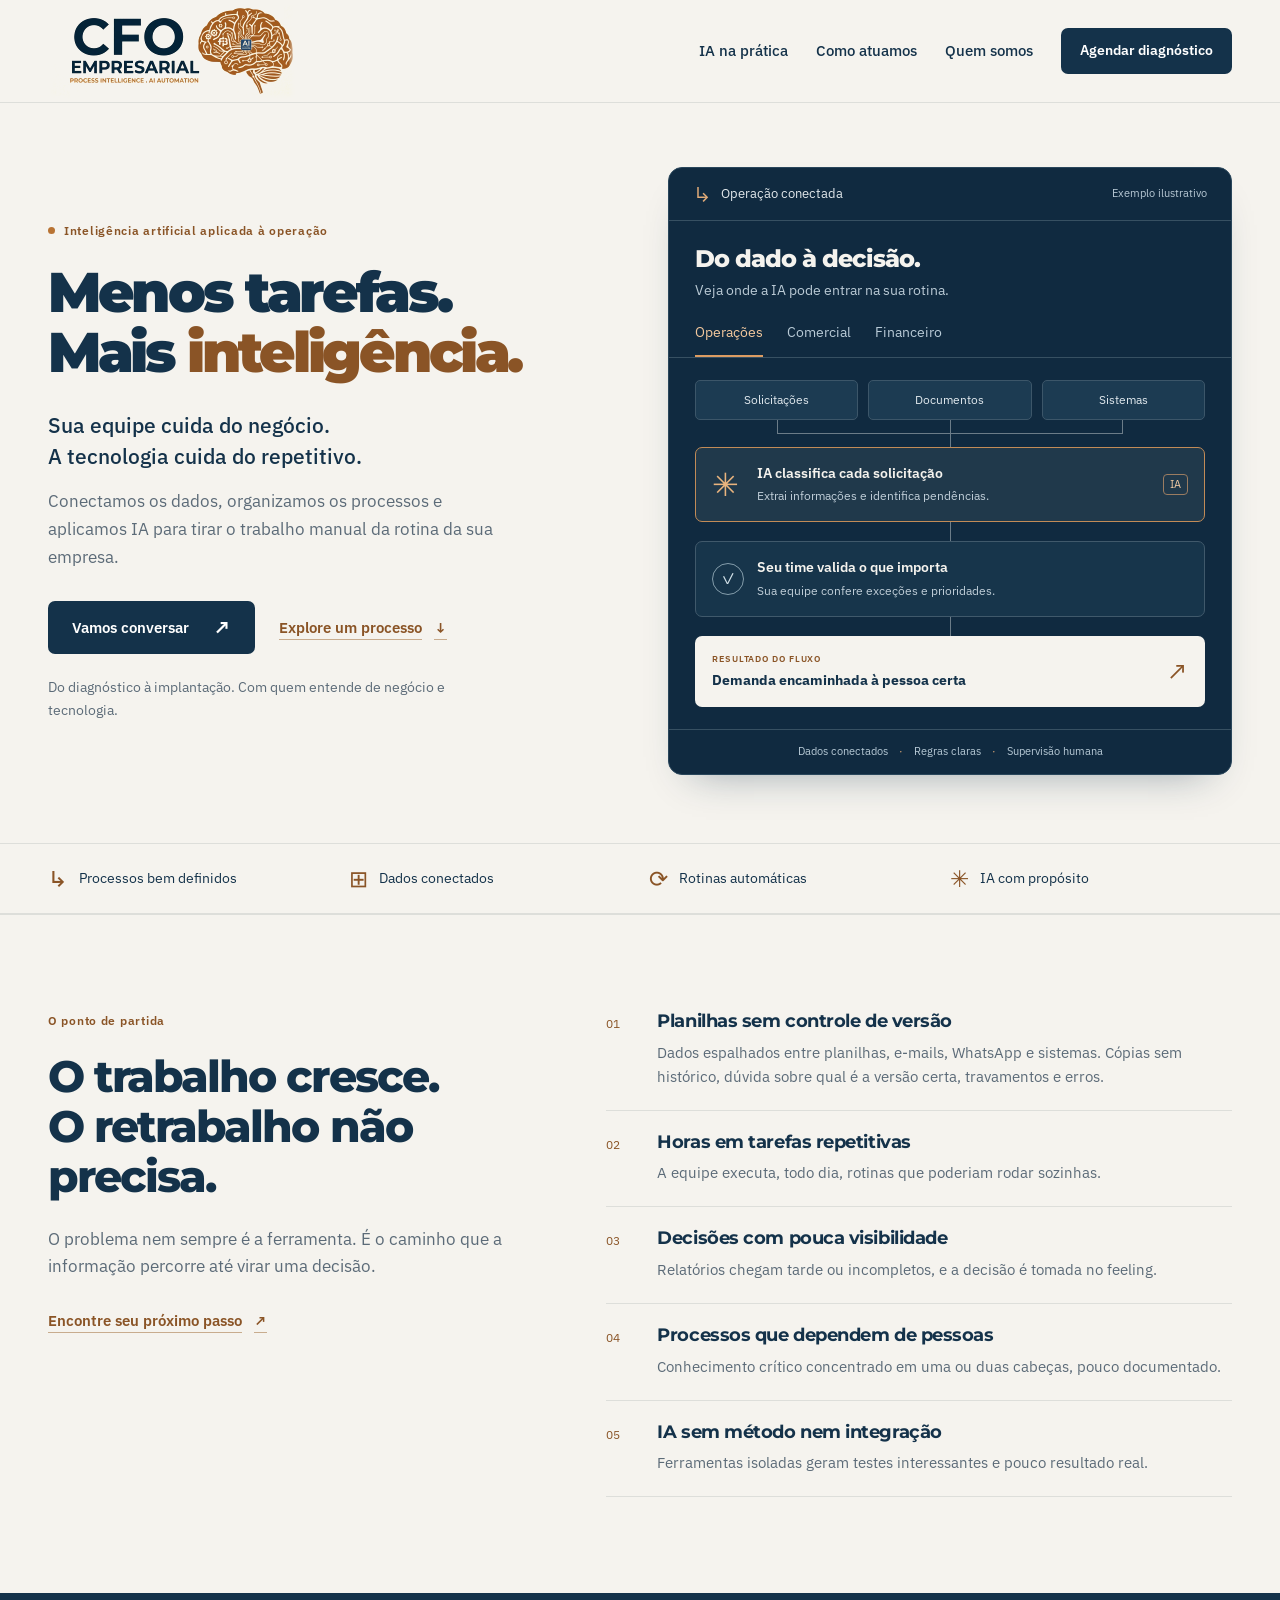
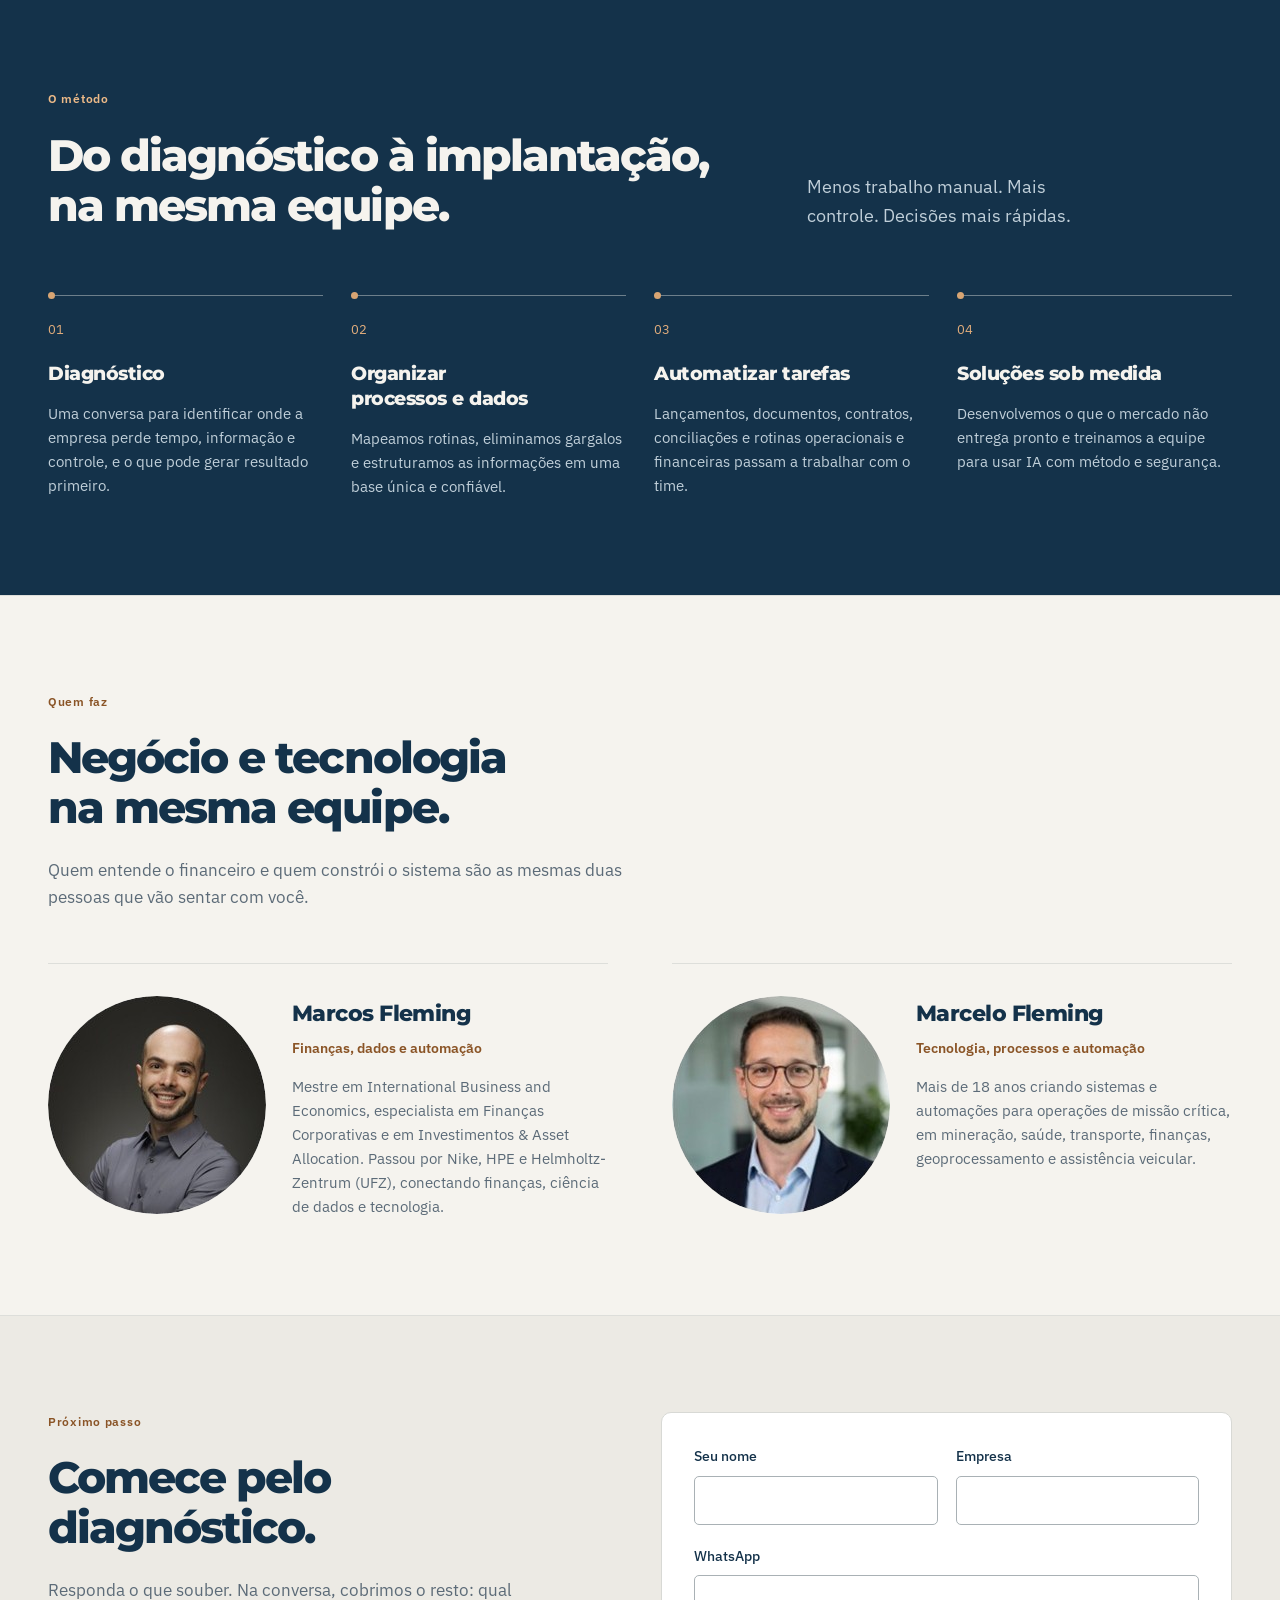
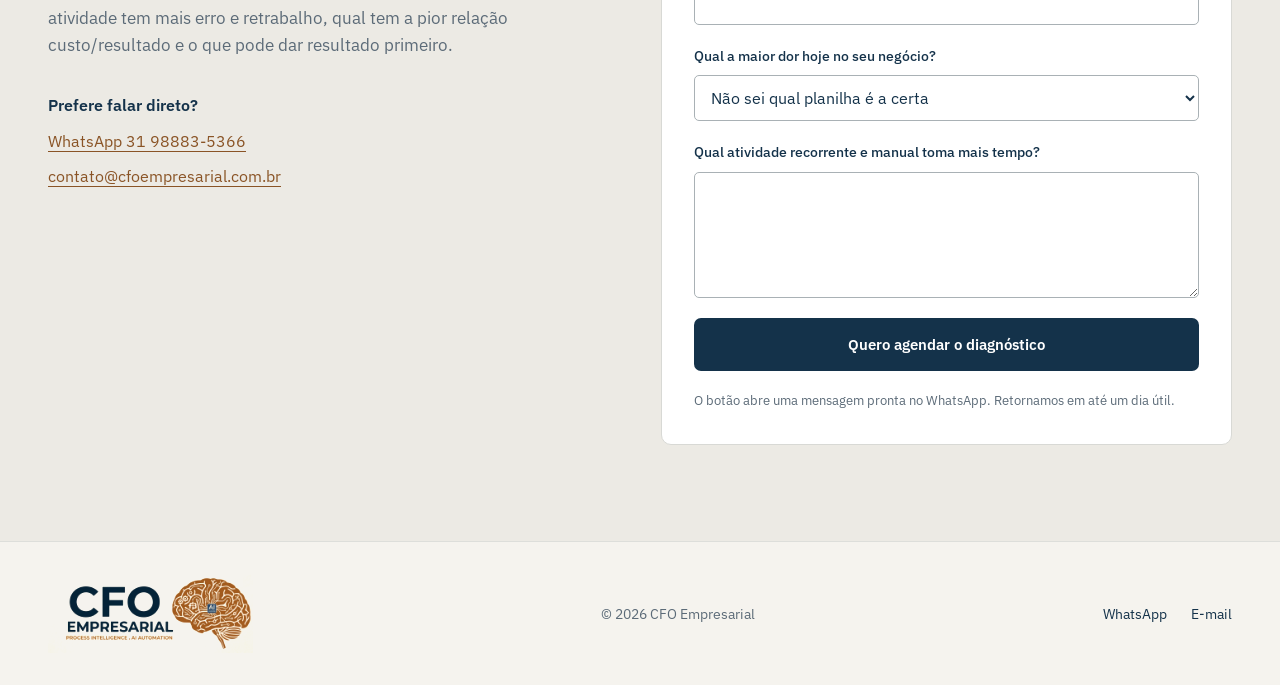
<file: index.html>
<!doctype html>
<html lang="pt-BR">
<head>
  <meta charset="utf-8">
  <meta name="viewport" content="width=device-width, initial-scale=1">
  <meta name="description" content="A CFO Empresarial organiza processos, conecta dados e automatiza rotinas para pequenas e médias empresas.">
  <meta name="theme-color" content="#14324A">
  <meta property="og:title" content="CFO Empresarial | Processos, dados e automação">
  <meta property="og:description" content="Uma base única, rotinas automáticas e decisões com dados.">
  <meta property="og:type" content="website">
  <meta property="og:url" content="https://cfoempresarial.com.br/">
  <meta property="og:site_name" content="CFO Empresarial">
  <meta property="og:locale" content="pt_BR">
  <meta property="og:image" content="https://cfoempresarial.com.br/assets/og-image.png">
  <meta property="og:image:width" content="1200">
  <meta property="og:image:height" content="630">
  <meta name="twitter:card" content="summary_large_image">
  <title>CFO Empresarial | Processos, dados e automação</title>
  <link rel="canonical" href="https://cfoempresarial.com.br/">
  <link rel="icon" href="./assets/favicon.svg" type="image/svg+xml">
  <link rel="preconnect" href="https://fonts.googleapis.com">
  <link rel="preconnect" href="https://fonts.gstatic.com" crossorigin>
  <link href="https://fonts.googleapis.com/css2?family=Montserrat:wght@600;700;800;900&family=IBM+Plex+Sans:wght@400;500;600;700&display=swap" rel="stylesheet">
  <link rel="stylesheet" href="./design.css?v=20260918">
  <script type="application/ld+json">
  {
    "@context": "https://schema.org",
    "@graph": [
      {
        "@type": "ProfessionalService",
        "@id": "https://cfoempresarial.com.br/#empresa",
        "name": "CFO Empresarial",
        "url": "https://cfoempresarial.com.br/",
        "description": "A CFO Empresarial organiza processos, conecta dados e automatiza rotinas para pequenas e médias empresas.",
        "logo": "https://cfoempresarial.com.br/assets/logo_gemini.jpeg",
        "image": "https://cfoempresarial.com.br/assets/og-image.png",
        "email": "contato@cfoempresarial.com.br",
        "telephone": "+55 31 98883-5366",
        "address": {
          "@type": "PostalAddress",
          "addressLocality": "Belo Horizonte",
          "addressRegion": "MG",
          "addressCountry": "BR"
        },
        "areaServed": "BR",
        "founder": [
          { "@type": "Person", "name": "Marcos Fleming", "image": "https://cfoempresarial.com.br/assets/marcos.jpg" },
          { "@type": "Person", "name": "Marcelo Fleming", "image": "https://cfoempresarial.com.br/assets/marcelo.jpg" }
        ]
      },
      {
        "@type": "WebSite",
        "@id": "https://cfoempresarial.com.br/#site",
        "url": "https://cfoempresarial.com.br/",
        "name": "CFO Empresarial",
        "inLanguage": "pt-BR",
        "publisher": { "@id": "https://cfoempresarial.com.br/#empresa" }
      }
    ]
  }
  </script>
</head>
<body>
  <a class="skip-link" href="#conteudo">Pular para o conteúdo</a>
  <header class="site-header">
    <div class="container header-inner">
      <a class="brand" href="#topo" aria-label="CFO Empresarial, início">
        <img src="./assets/logo_gemini.jpeg?v=20260918" alt="CFO Empresarial" width="1652" height="640">
      </a>
      <button class="menu-toggle" type="button" aria-expanded="false" aria-controls="site-nav">
        <span class="sr-only">Abrir menu</span><span></span><span></span>
      </button>
      <nav id="site-nav" class="site-nav" aria-label="Navegação principal">
        <a href="#aplicacoes">IA na prática</a>
        <a href="#como">Como atuamos</a>
        <a href="#quem">Quem somos</a>
        <a class="button button-small" href="#diagnostico">Agendar diagnóstico</a>
      </nav>
    </div>
  </header>

  <main id="conteudo">
    <section id="topo" class="hero section-pad">
      <div class="container hero-grid">
        <div class="hero-copy reveal">
          <p class="eyebrow"><span class="signal" aria-hidden="true"></span> Inteligência artificial aplicada à operação</p>
          <h1>Menos tarefas.<br>Mais <span>inteligência.</span></h1>
          <p class="hero-lede">Sua equipe cuida do negócio.<br>A tecnologia cuida do repetitivo.</p>
          <p class="hero-text">Conectamos os dados, organizamos os processos e aplicamos IA para tirar o trabalho manual da rotina da sua empresa.</p>
          <div class="hero-actions">
            <a class="button" href="#diagnostico">Vamos conversar <span aria-hidden="true">↗</span></a>
            <a class="text-link" href="#aplicacoes">Explore um processo <span aria-hidden="true">↓</span></a>
          </div>
          <p class="microcopy">Do diagnóstico à implantação. Com quem entende de negócio e tecnologia.</p>
        </div>
        <section id="aplicacoes" class="workflow" aria-labelledby="workflow-title">
          <div class="workflow-top"><span class="workflow-symbol" aria-hidden="true">↳</span><span>Operação conectada</span><span class="demo-label">Exemplo ilustrativo</span></div>
          <div class="workflow-heading"><h2 id="workflow-title">Do dado à decisão.</h2><p>Veja onde a IA pode entrar na sua rotina.</p></div>
          <div class="workflow-tabs" role="tablist" aria-label="Exemplos de aplicação">
            <button type="button" role="tab" id="tab-operacoes" aria-selected="true" aria-controls="workflow-panel" data-scenario="operacoes">Operações</button>
            <button type="button" role="tab" id="tab-comercial" aria-selected="false" aria-controls="workflow-panel" tabindex="-1" data-scenario="comercial">Comercial</button>
            <button type="button" role="tab" id="tab-financeiro" aria-selected="false" aria-controls="workflow-panel" tabindex="-1" data-scenario="financeiro">Financeiro</button>
          </div>
          <div id="workflow-panel" role="tabpanel" aria-labelledby="tab-operacoes" tabindex="0">
            <div class="workflow-inputs"><span data-source="0">Solicitações</span><span data-source="1">Documentos</span><span data-source="2">Sistemas</span></div>
            <div class="flow-join" aria-hidden="true"><span></span><span></span><span></span></div>
            <div class="ai-stage"><span class="stage-icon" aria-hidden="true">✳</span><div><strong data-demo="action">IA classifica cada solicitação</strong><p data-demo="detail">Extrai informações e identifica pendências.</p></div><span class="stage-badge">IA</span></div>
            <div class="flow-line" aria-hidden="true"></div>
            <div class="review-stage"><span class="review-icon" aria-hidden="true">✓</span><div><strong>Seu time valida o que importa</strong><p data-demo="review">Sua equipe confere exceções e prioridades.</p></div></div>
            <div class="flow-line" aria-hidden="true"></div>
            <div class="result-stage"><div><span>RESULTADO DO FLUXO</span><strong data-demo="result">Demanda encaminhada à pessoa certa</strong></div><span aria-hidden="true">↗</span></div>
          </div>
          <p class="workflow-foot">Dados conectados <span>·</span> Regras claras <span>·</span> Supervisão humana</p>
        </section>
      </div>
    </section>

    <div class="principles" aria-label="Pilares da CFO Empresarial">
      <div class="container principles-grid">
        <span><b>↳</b> Processos bem definidos</span><span><b>⊞</b> Dados conectados</span><span><b>⟳</b> Rotinas automáticas</span><span><b>✳</b> IA com propósito</span>
      </div>
    </div>

    <section id="problema" class="section-pad section-rule">
      <div class="container problem-grid">
        <div class="section-intro reveal"><p class="eyebrow">O ponto de partida</p><h2>O trabalho cresce.<br>O retrabalho não precisa.</h2><p>O problema nem sempre é a ferramenta. É o caminho que a informação percorre até virar uma decisão.</p><a class="text-link" href="#diagnostico">Encontre seu próximo passo <span aria-hidden="true">↗</span></a></div>
        <div class="problem-list">
          <article class="problem-item reveal"><span>01</span><div><h3>Planilhas sem controle de versão</h3><p>Dados espalhados entre planilhas, e-mails, WhatsApp e sistemas. Cópias sem histórico, dúvida sobre qual é a versão certa, travamentos e erros.</p></div></article>
          <article class="problem-item reveal"><span>02</span><div><h3>Horas em tarefas repetitivas</h3><p>A equipe executa, todo dia, rotinas que poderiam rodar sozinhas.</p></div></article>
          <article class="problem-item reveal"><span>03</span><div><h3>Decisões com pouca visibilidade</h3><p>Relatórios chegam tarde ou incompletos, e a decisão é tomada no feeling.</p></div></article>
          <article class="problem-item reveal"><span>04</span><div><h3>Processos que dependem de pessoas</h3><p>Conhecimento crítico concentrado em uma ou duas cabeças, pouco documentado.</p></div></article>
          <article class="problem-item reveal"><span>05</span><div><h3>IA sem método nem integração</h3><p>Ferramentas isoladas geram testes interessantes e pouco resultado real.</p></div></article>
        </div>
      </div>
    </section>

    <section id="como" class="process-section section-pad">
      <div class="container">
        <div class="process-heading reveal"><div><p class="eyebrow eyebrow-light">O método</p><h2>Do diagnóstico à implantação, na mesma equipe.</h2></div><p>Menos trabalho manual. Mais controle. Decisões mais rápidas.</p></div>
        <div class="process-grid">
          <article class="process-card reveal"><span>01</span><h3>Diagnóstico</h3><p>Uma conversa para identificar onde a empresa perde tempo, informação e controle, e o que pode gerar resultado primeiro.</p></article>
          <article class="process-card reveal"><span>02</span><h3>Organizar processos e dados</h3><p>Mapeamos rotinas, eliminamos gargalos e estruturamos as informações em uma base única e confiável.</p></article>
          <article class="process-card reveal"><span>03</span><h3>Automatizar tarefas</h3><p>Lançamentos, documentos, contratos, conciliações e rotinas operacionais e financeiras passam a trabalhar com o time.</p></article>
          <article class="process-card reveal"><span>04</span><h3>Soluções sob medida</h3><p>Desenvolvemos o que o mercado não entrega pronto e treinamos a equipe para usar IA com método e segurança.</p></article>
        </div>
      </div>
    </section>

    <section id="quem" class="section-pad section-rule">
      <div class="container people-section">
        <div class="section-intro reveal"><p class="eyebrow">Quem faz</p><h2>Negócio e tecnologia na mesma equipe.</h2><p>Quem entende o financeiro e quem constrói o sistema são as mesmas duas pessoas que vão sentar com você.</p></div>
        <div class="people-grid">
          <article class="person-card reveal"><img src="./assets/marcos.jpg" alt="Marcos Fleming" width="218" height="218" loading="lazy"><div><h3>Marcos Fleming</h3><p class="person-role">Finanças, dados e automação</p><p>Mestre em International Business and Economics, especialista em Finanças Corporativas e em Investimentos &amp; Asset Allocation. Passou por Nike, HPE e Helmholtz-Zentrum (UFZ), conectando finanças, ciência de dados e tecnologia.</p></div></article>
          <article class="person-card reveal reveal-delay"><img src="./assets/marcelo.jpg" alt="Marcelo Fleming" width="218" height="218" loading="lazy"><div><h3>Marcelo Fleming</h3><p class="person-role">Tecnologia, processos e automação</p><p>Mais de 18 anos criando sistemas e automações para operações de missão crítica, em mineração, saúde, transporte, finanças, geoprocessamento e assistência veicular.</p></div></article>
        </div>
      </div>
    </section>

    <section id="diagnostico" class="diagnostic-section section-pad">
      <div class="container diagnostic-grid">
        <div class="diagnostic-copy reveal"><p class="eyebrow">Próximo passo</p><h2>Comece pelo diagnóstico.</h2><p>Responda o que souber. Na conversa, cobrimos o resto: qual atividade tem mais erro e retrabalho, qual tem a pior relação custo/resultado e o que pode dar resultado primeiro.</p><div class="direct-contact"><p>Prefere falar direto?</p><a href="https://wa.me/5531988835366">WhatsApp 31 98883-5366</a><a href="mailto:contato@cfoempresarial.com.br">contato@cfoempresarial.com.br</a></div></div>
        <noscript><p class="nojs-contact">Para agendar seu diagnóstico, <a class="text-link" href="https://wa.me/5531988835366">fale diretamente pelo WhatsApp ↗</a>.</p></noscript>
        <form id="diagnostic-form" class="diagnostic-form reveal" data-whatsapp="5531988835366" novalidate>
          <div class="form-row"><label>Seu nome<input name="nome" type="text" autocomplete="name" required></label><label>Empresa<input name="empresa" type="text" autocomplete="organization"></label></div>
          <label>WhatsApp<input name="whatsapp" type="tel" autocomplete="tel"></label>
          <label>Qual a maior dor hoje no seu negócio?<select name="dor"><option>Não sei qual planilha é a certa</option><option>Relatório chega tarde ou incompleto</option><option>Muita gente fazendo tarefa repetitiva</option><option>Tudo depende de uma ou duas pessoas</option><option>Testamos IA e não deu em nada</option><option>Outra</option></select></label>
          <label>Qual atividade recorrente e manual toma mais tempo?<textarea name="rotina" rows="4" required></textarea></label>
          <button class="button" type="submit">Quero agendar o diagnóstico</button>
          <p class="form-note">O botão abre uma mensagem pronta no WhatsApp. Retornamos em até um dia útil.</p><p class="form-status" role="status" aria-live="polite"></p>
        </form>
      </div>
    </section>
  </main>

  <footer class="site-footer"><div class="container footer-inner"><a class="footer-brand" href="#topo"><img src="./assets/logo_gemini.jpeg?v=20260918" alt="CFO Empresarial" width="420" height="180"></a><div><p>© 2026 CFO Empresarial</p></div><div class="footer-links"><a href="https://wa.me/5531988835366">WhatsApp</a><a href="mailto:contato@cfoempresarial.com.br">E-mail</a></div></div></footer>
  <script src="./script.js?v=20260918" defer></script>
</body>
</html>
</file>
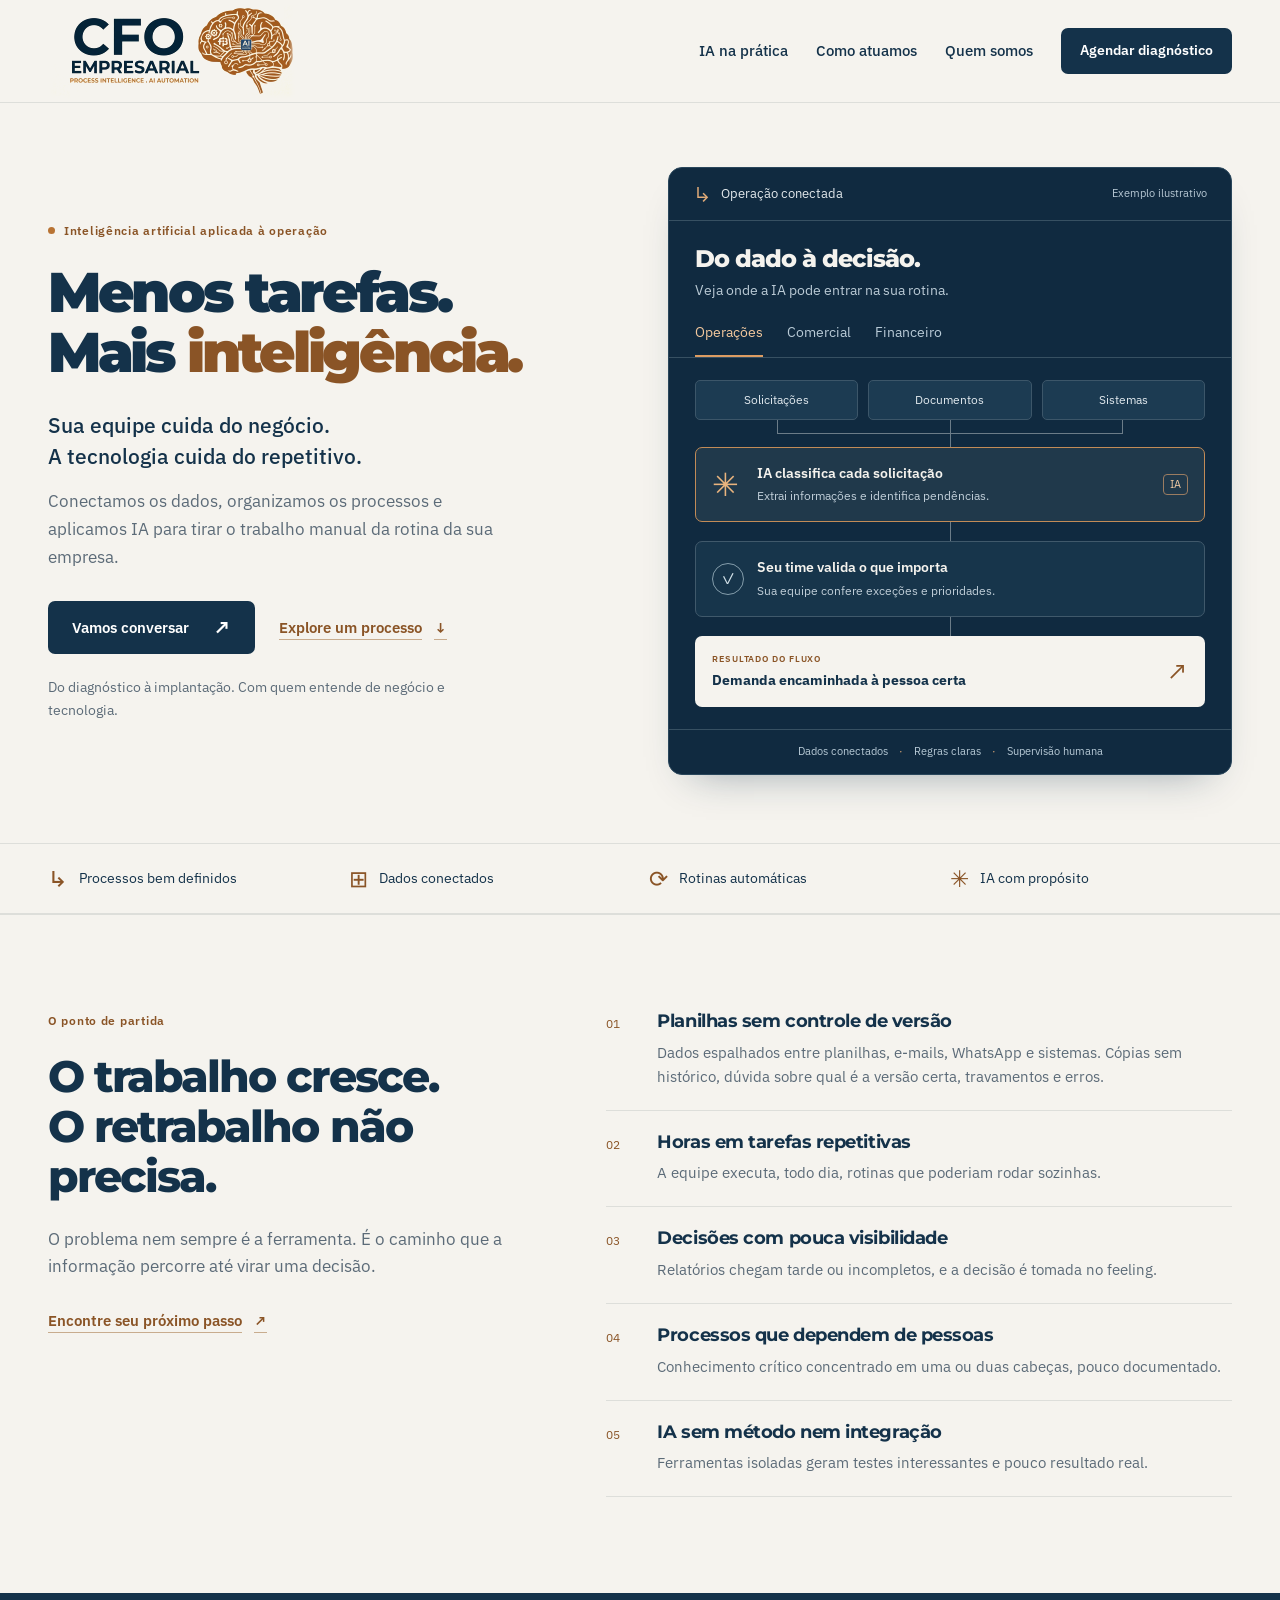
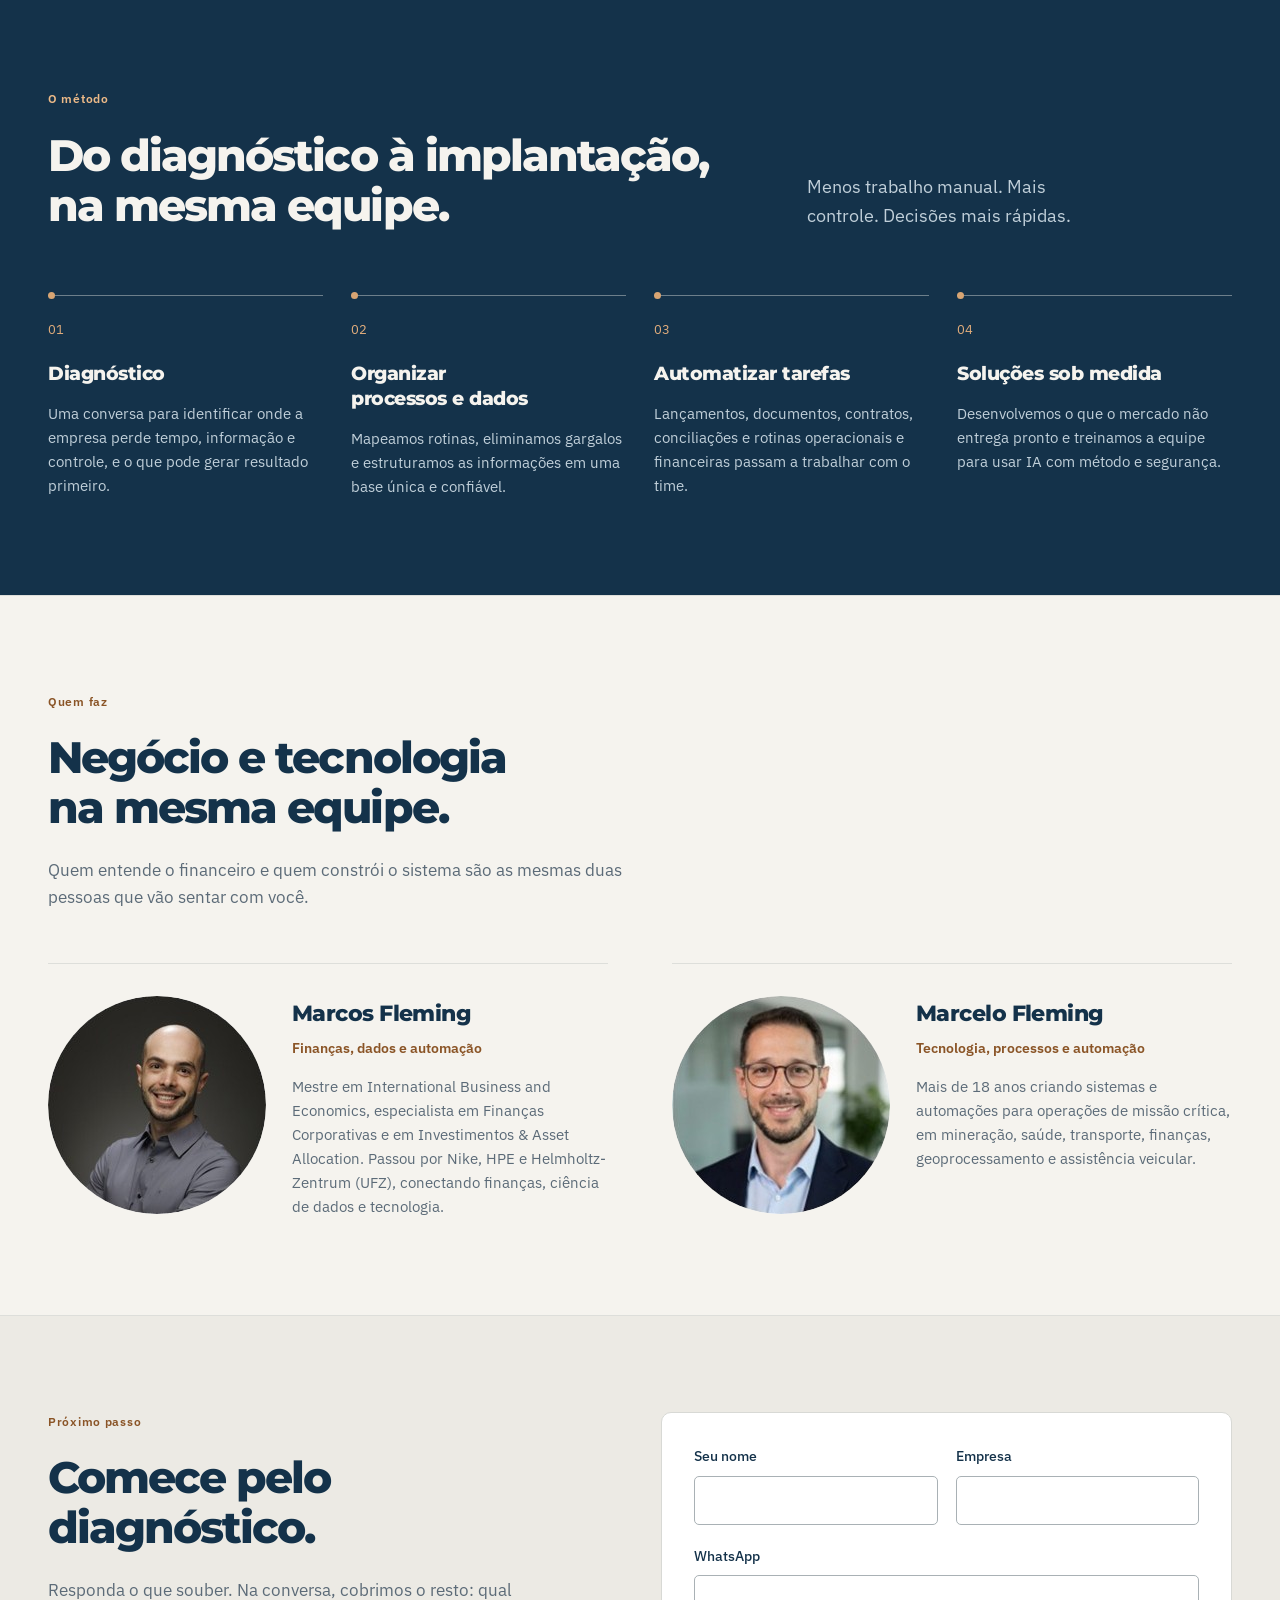
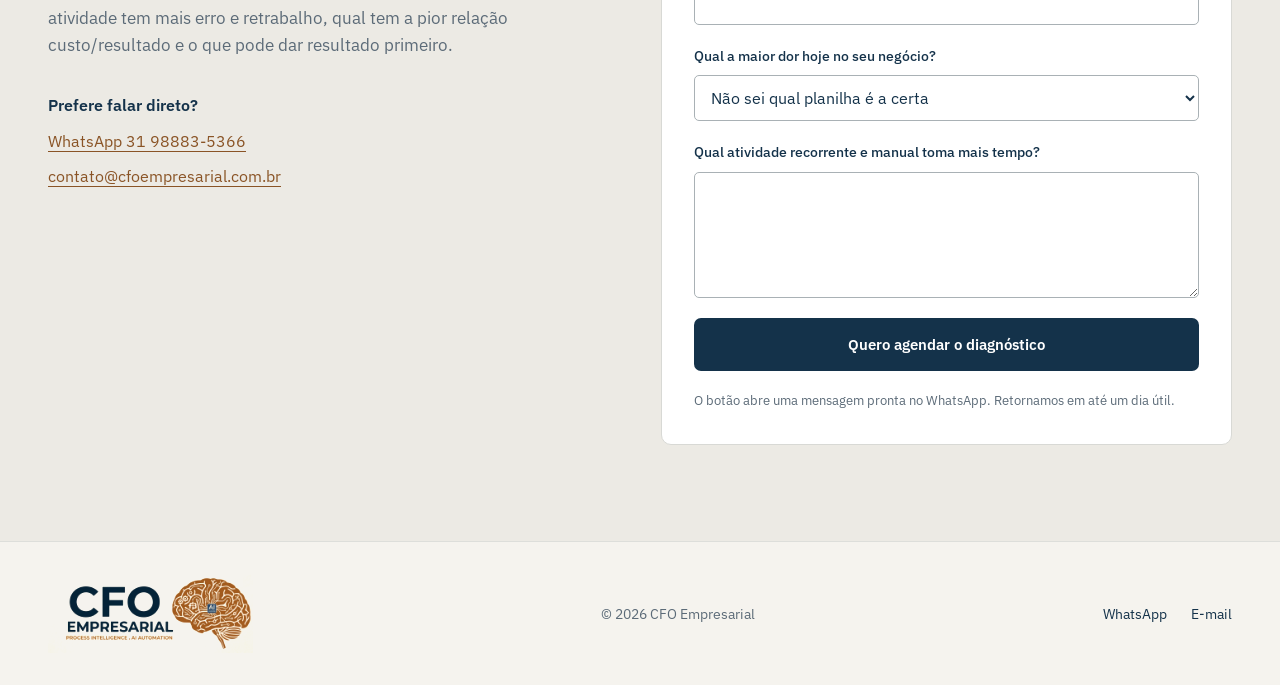
<file: Main.dc.html>
<!doctype html>
<html lang="pt-BR">
<head>
  <meta charset="utf-8">
  <meta http-equiv="refresh" content="0; url=./index.html">
  <title>CFO Empresarial</title>
</head>
<body>
  <p>Esta página foi atualizada. <a href="./index.html">Abrir o site</a>.</p>
  <script>window.location.replace('./index.html');</script>
</body>
</html>
</file>
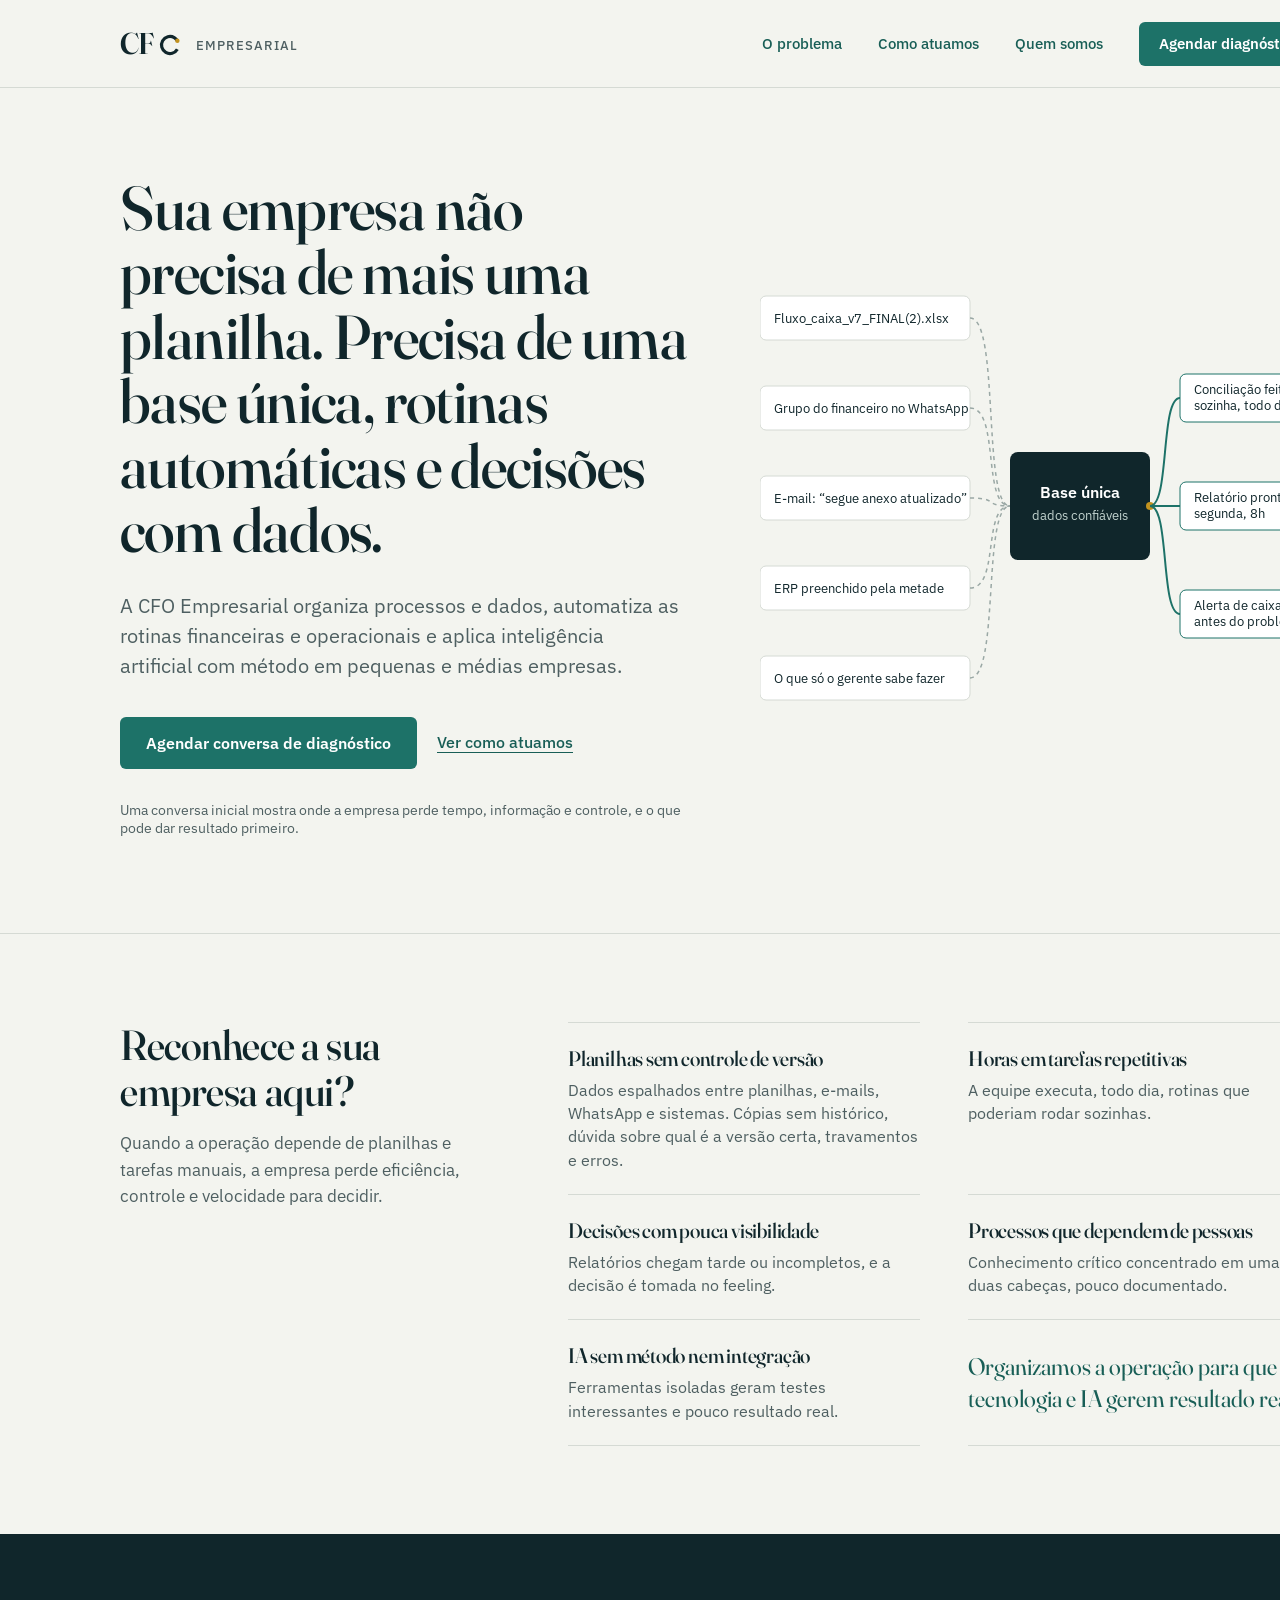
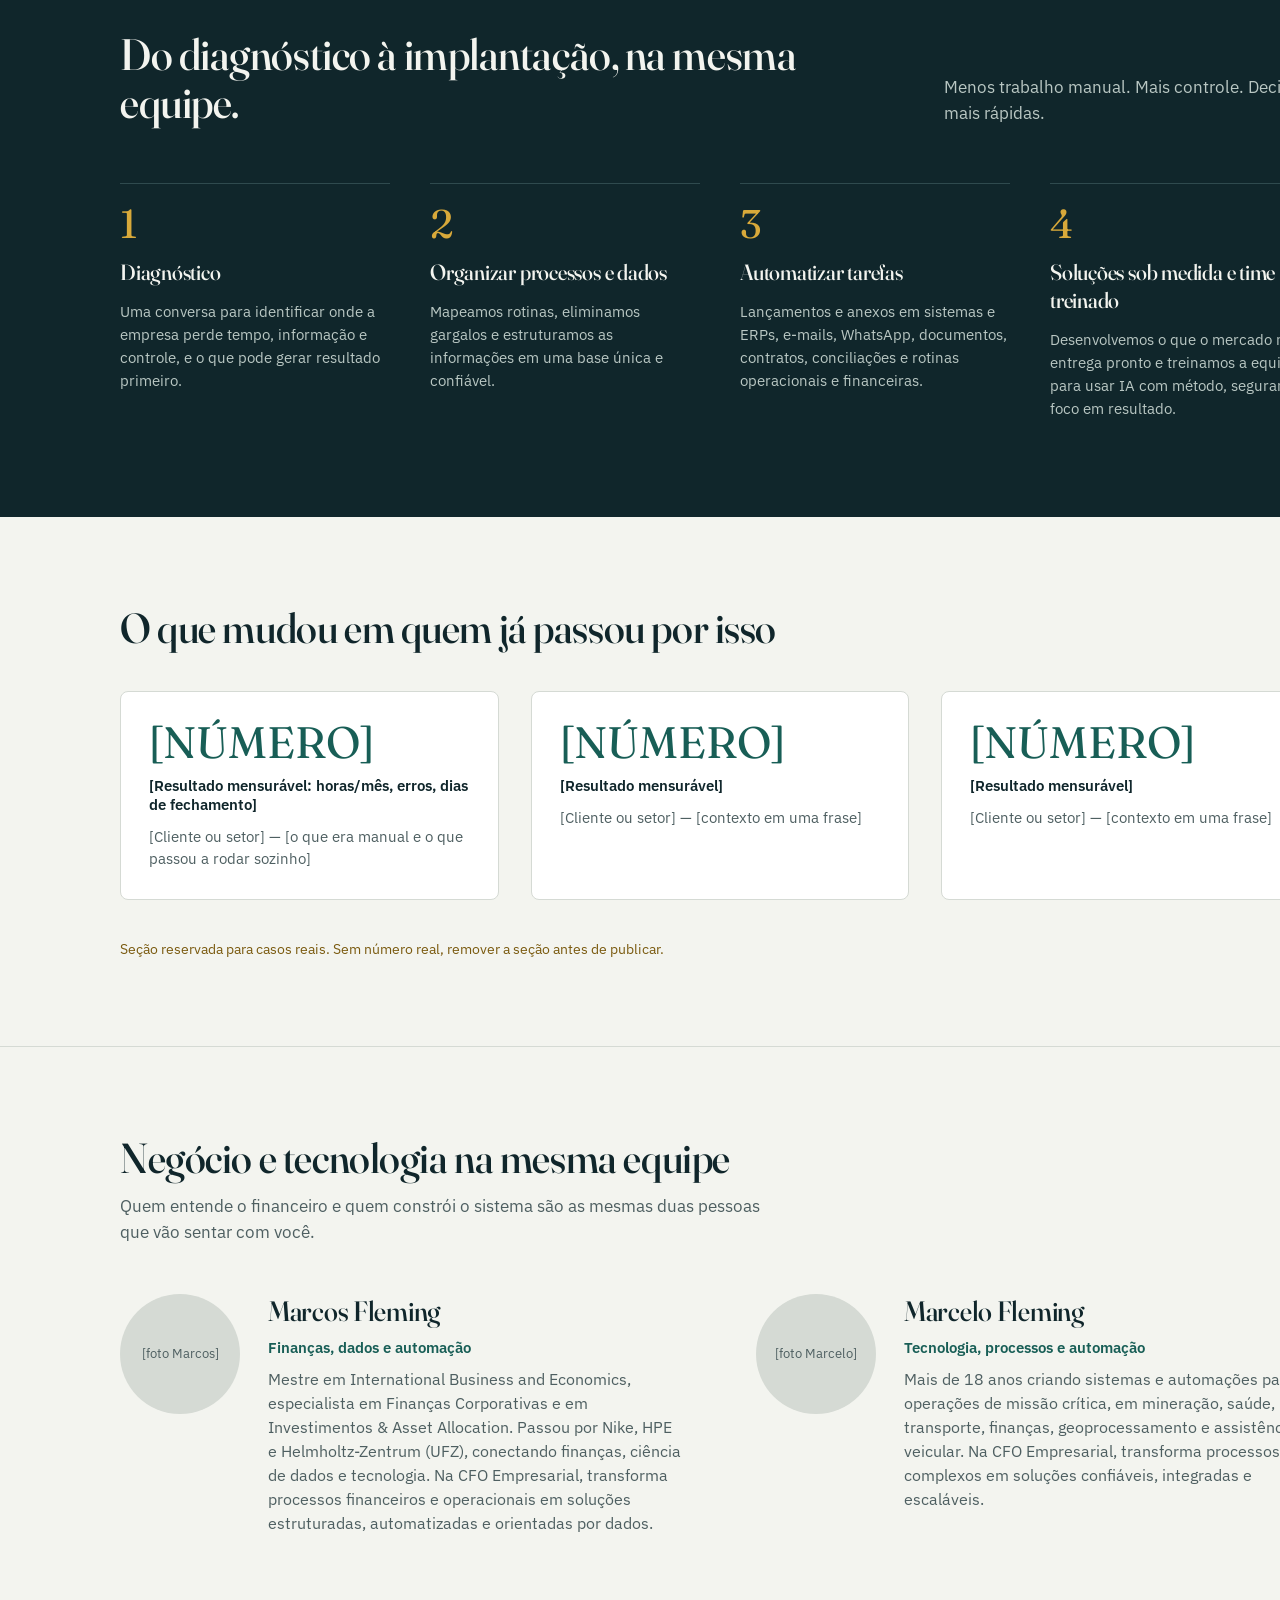
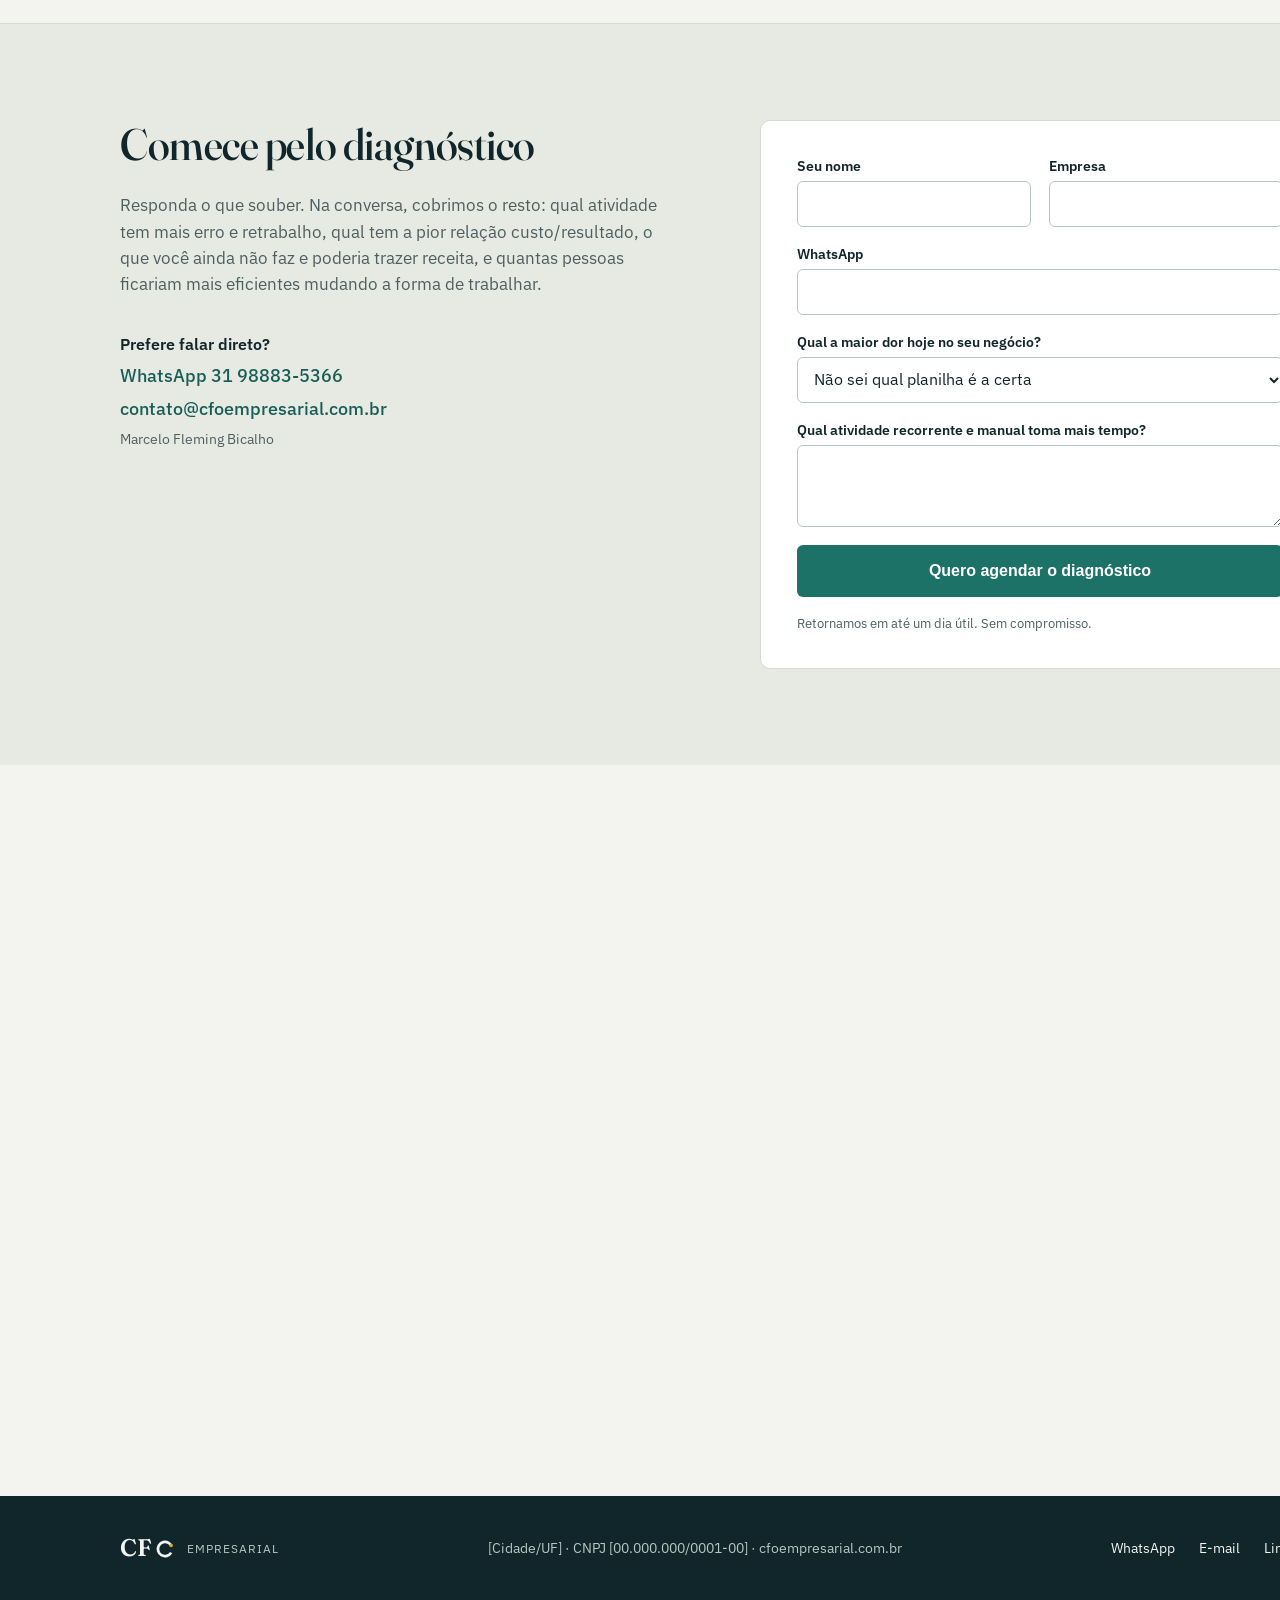
<file: Main.dc.reference.html>
<!doctype html>
<html lang="pt-BR">
<head>
  <meta charset="utf-8">
  <script src="./vendor/react.js"></script>
<script src="./vendor/react-dom.js"></script>
<script src="./support.js"></script>
</head>
<body>
<x-dc>
<helmet>
  <link href="https://fonts.googleapis.com/css2?family=Fraunces:opsz,wght@9..144,400;9..144,500;9..144,600&amp;family=IBM+Plex+Sans:wght@400;500;600&amp;display=swap" rel="stylesheet">
  <style>
    body { margin: 0; font-family: "IBM Plex Sans", "Helvetica Neue", Arial, sans-serif; background: #f3f4ef; color: #10262b; -webkit-font-smoothing: antialiased; }
    a { color: #185e56; text-decoration: none; } a:hover { color: #10262b; }
    h1, h2, h3 { font-family: Fraunces, Georgia, "Times New Roman", serif; font-variation-settings: "opsz" 144; font-weight: 500; margin: 0; letter-spacing: -0.01em; }
    p { margin: 0; }
    input, textarea, select { font-family: inherit; font-size: 16px; color: #10262b; }
    svg text { font-family: "IBM Plex Sans", "Helvetica Neue", Arial, sans-serif; }
  </style>
</helmet>
<div style="width: 1440px; height: 4800px; box-sizing: border-box; display: flex; flex-direction: column; background: #f3f4ef;">

  <!-- Nav -->
  <nav style="display: flex; align-items: center; justify-content: space-between; height: 88px; box-sizing: border-box; padding: 0 120px; border-bottom: 1px solid #d5dad4;">
    <a href="#topo" aria-label="CFO Empresarial, início" style="display: flex; align-items: center; gap: 4px; color: #10262b;">
      <span style="font-family: Fraunces, Georgia, serif; font-variation-settings: 'opsz' 144; font-weight: 600; font-size: 30px; line-height: 1; letter-spacing: -0.02em;">CF</span>
      <svg width="24" height="24" viewBox="0 0 24 24" aria-hidden="true" style="margin-top: 2px;"><circle cx="12" cy="12" r="8.5" fill="none" stroke="#10262b" stroke-width="3.2" stroke-dasharray="44.5 8.9" transform="rotate(30 12 12)"></circle><circle cx="19.36" cy="7.75" r="2.2" fill="#c2921f"></circle></svg>
      <span style="font-size: 13px; font-weight: 500; letter-spacing: 0.08em; margin-left: 10px; margin-top: 4px; color: #4e5f61;">EMPRESARIAL</span>
    </a>
    <div style="display: flex; align-items: center; gap: 36px; font-size: 15px; font-weight: 500;">
      <a href="#problema">O problema</a>
      <a href="#como">Como atuamos</a>
      <a href="#quem">Quem somos</a>
      <a href="#diagnostico" style="display: inline-flex; align-items: center; height: 44px; padding: 0 20px; background: #1d7268; color: #ffffff; border-radius: 6px; font-weight: 600;">Agendar diagnóstico</a>
    </div>
  </nav>

  <!-- Hero -->
  <section id="topo" style="display: grid; grid-template-columns: minmax(0, 1fr) 560px; gap: 72px; align-items: center; box-sizing: border-box; padding: 88px 120px 96px;">
    <div style="display: flex; flex-direction: column; gap: 28px;">
      <h1 style="font-size: 62px; line-height: 1.04;">Sua empresa não precisa de mais uma planilha. Precisa de uma base única, rotinas automáticas e decisões com dados.</h1>
      <p style="font-size: 20px; line-height: 1.5; color: #4e5f61; max-width: 560px;">A CFO Empresarial organiza processos e dados, automatiza as rotinas financeiras e operacionais e aplica inteligência artificial com método em pequenas e médias empresas.</p>
      <div style="display: flex; align-items: center; gap: 20px; margin-top: 8px;">
        <a href="#diagnostico" style="display: inline-flex; align-items: center; height: 52px; padding: 0 26px; background: #1d7268; color: #ffffff; border-radius: 6px; font-size: 16px; font-weight: 600;">Agendar conversa de diagnóstico</a>
        <a href="#como" style="font-size: 16px; font-weight: 500; border-bottom: 1px solid #185e56;">Ver como atuamos</a>
      </div>
      <p style="font-size: 14px; color: #4e5f61; margin-top: 4px;">Uma conversa inicial mostra onde a empresa perde tempo, informação e controle, e o que pode dar resultado primeiro.</p>
    </div>

    <svg viewBox="0 0 560 460" width="560" height="460" role="img" aria-label="Fontes espalhadas de informação convergindo para uma base única, que gera rotinas automáticas">
      <g font-size="12.5" fill="#10262b">
        <rect x="0" y="20" width="210" height="44" rx="6" fill="#ffffff" stroke="#d5dad4"></rect>
        <text x="14" y="47">Fluxo_caixa_v7_FINAL(2).xlsx</text>
        <rect x="0" y="110" width="210" height="44" rx="6" fill="#ffffff" stroke="#d5dad4"></rect>
        <text x="14" y="137">Grupo do financeiro no WhatsApp</text>
        <rect x="0" y="200" width="210" height="44" rx="6" fill="#ffffff" stroke="#d5dad4"></rect>
        <text x="14" y="227">E-mail: “segue anexo atualizado”</text>
        <rect x="0" y="290" width="210" height="44" rx="6" fill="#ffffff" stroke="#d5dad4"></rect>
        <text x="14" y="317">ERP preenchido pela metade</text>
        <rect x="0" y="380" width="210" height="44" rx="6" fill="#ffffff" stroke="#d5dad4"></rect>
        <text x="14" y="407">O que só o gerente sabe fazer</text>
      </g>
      <g fill="none" stroke="#9aa8a5" stroke-width="1.5" stroke-dasharray="4 4">
        <path d="M210 42 C240 42 222 230 250 230"></path>
        <path d="M210 132 C240 132 222 230 250 230"></path>
        <path d="M210 222 C240 222 222 230 250 230"></path>
        <path d="M210 312 C240 312 222 230 250 230"></path>
        <path d="M210 402 C240 402 222 230 250 230"></path>
      </g>
      <rect x="250" y="176" width="140" height="108" rx="8" fill="#10262b"></rect>
      <text x="320" y="222" text-anchor="middle" font-size="16" font-weight="600" fill="#ffffff">Base única</text>
      <text x="320" y="244" text-anchor="middle" font-size="13" fill="#c2d3cf">dados confiáveis</text>
      <circle cx="390" cy="230" r="4" fill="#c2921f"></circle>
      <g fill="none" stroke="#1d7268" stroke-width="2">
        <path d="M390 230 C410 230 400 122 420 122"></path>
        <path d="M390 230 C410 230 400 230 420 230"></path>
        <path d="M390 230 C410 230 400 338 420 338"></path>
      </g>
      <g font-size="12.5" fill="#10262b">
        <rect x="420" y="98" width="140" height="48" rx="6" fill="#ffffff" stroke="#1d7268"></rect>
        <text x="434" y="118">Conciliação feita</text>
        <text x="434" y="134">sozinha, todo dia</text>
        <rect x="420" y="206" width="140" height="48" rx="6" fill="#ffffff" stroke="#1d7268"></rect>
        <text x="434" y="226">Relatório pronto</text>
        <text x="434" y="242">segunda, 8h</text>
        <rect x="420" y="314" width="140" height="48" rx="6" fill="#ffffff" stroke="#1d7268"></rect>
        <text x="434" y="334">Alerta de caixa</text>
        <text x="434" y="350">antes do problema</text>
      </g>
    </svg>
  </section>

  <!-- Problema -->
  <section id="problema" style="box-sizing: border-box; padding: 88px 120px; border-top: 1px solid #d5dad4;">
    <div style="display: grid; grid-template-columns: minmax(0, 1fr) minmax(0, 2fr); gap: 72px;">
      <div style="display: flex; flex-direction: column; gap: 16px;">
        <h2 style="font-size: 42px; line-height: 1.1;">Reconhece a sua empresa aqui?</h2>
        <p style="font-size: 17px; line-height: 1.55; color: #4e5f61;">Quando a operação depende de planilhas e tarefas manuais, a empresa perde eficiência, controle e velocidade para decidir.</p>
      </div>
      <div style="display: grid; grid-template-columns: repeat(2, minmax(0, 1fr)); gap: 0 48px;">
        <div style="display: flex; flex-direction: column; gap: 8px; padding: 22px 0; border-top: 1px solid #d5dad4;">
          <h3 style="font-size: 21px;">Planilhas sem controle de versão</h3>
          <p style="font-size: 15.5px; line-height: 1.5; color: #4e5f61;">Dados espalhados entre planilhas, e-mails, WhatsApp e sistemas. Cópias sem histórico, dúvida sobre qual é a versão certa, travamentos e erros.</p>
        </div>
        <div style="display: flex; flex-direction: column; gap: 8px; padding: 22px 0; border-top: 1px solid #d5dad4;">
          <h3 style="font-size: 21px;">Horas em tarefas repetitivas</h3>
          <p style="font-size: 15.5px; line-height: 1.5; color: #4e5f61;">A equipe executa, todo dia, rotinas que poderiam rodar sozinhas.</p>
        </div>
        <div style="display: flex; flex-direction: column; gap: 8px; padding: 22px 0; border-top: 1px solid #d5dad4;">
          <h3 style="font-size: 21px;">Decisões com pouca visibilidade</h3>
          <p style="font-size: 15.5px; line-height: 1.5; color: #4e5f61;">Relatórios chegam tarde ou incompletos, e a decisão é tomada no feeling.</p>
        </div>
        <div style="display: flex; flex-direction: column; gap: 8px; padding: 22px 0; border-top: 1px solid #d5dad4;">
          <h3 style="font-size: 21px;">Processos que dependem de pessoas</h3>
          <p style="font-size: 15.5px; line-height: 1.5; color: #4e5f61;">Conhecimento crítico concentrado em uma ou duas cabeças, pouco documentado.</p>
        </div>
        <div style="display: flex; flex-direction: column; gap: 8px; padding: 22px 0; border-top: 1px solid #d5dad4; border-bottom: 1px solid #d5dad4;">
          <h3 style="font-size: 21px;">IA sem método nem integração</h3>
          <p style="font-size: 15.5px; line-height: 1.5; color: #4e5f61;">Ferramentas isoladas geram testes interessantes e pouco resultado real.</p>
        </div>
        <div style="display: flex; flex-direction: column; justify-content: center; padding: 22px 0; border-top: 1px solid #d5dad4; border-bottom: 1px solid #d5dad4;">
          <p style="font-family: Fraunces, Georgia, serif; font-variation-settings: 'opsz' 144; font-size: 24px; line-height: 1.3; color: #185e56;">Organizamos a operação para que tecnologia e IA gerem resultado real.</p>
        </div>
      </div>
    </div>
  </section>

  <!-- Como atuamos -->
  <section id="como" style="box-sizing: border-box; padding: 96px 120px; background: #10262b; color: #f3f4ef;">
    <div style="display: flex; flex-direction: column; gap: 56px;">
      <div style="display: grid; grid-template-columns: minmax(0, 2fr) minmax(0, 1fr); gap: 72px; align-items: end;">
        <h2 style="font-size: 44px; line-height: 1.1; color: #f3f4ef;">Do diagnóstico à implantação, na mesma equipe.</h2>
        <p style="font-size: 17px; line-height: 1.55; color: #b9c7c3;">Menos trabalho manual. Mais controle. Decisões mais rápidas.</p>
      </div>
      <div style="display: grid; grid-template-columns: repeat(4, minmax(0, 1fr)); gap: 40px;">
        <div style="display: flex; flex-direction: column; gap: 14px; padding-top: 20px; border-top: 1px solid #2f4a4e;">
          <span style="font-family: Fraunces, Georgia, serif; font-size: 40px; line-height: 1; color: #d8a93a;">1</span>
          <h3 style="font-size: 22px; color: #f3f4ef;">Diagnóstico</h3>
          <p style="font-size: 15px; line-height: 1.55; color: #b9c7c3;">Uma conversa para identificar onde a empresa perde tempo, informação e controle, e o que pode gerar resultado primeiro.</p>
        </div>
        <div style="display: flex; flex-direction: column; gap: 14px; padding-top: 20px; border-top: 1px solid #2f4a4e;">
          <span style="font-family: Fraunces, Georgia, serif; font-size: 40px; line-height: 1; color: #d8a93a;">2</span>
          <h3 style="font-size: 22px; color: #f3f4ef;">Organizar processos e dados</h3>
          <p style="font-size: 15px; line-height: 1.55; color: #b9c7c3;">Mapeamos rotinas, eliminamos gargalos e estruturamos as informações em uma base única e confiável.</p>
        </div>
        <div style="display: flex; flex-direction: column; gap: 14px; padding-top: 20px; border-top: 1px solid #2f4a4e;">
          <span style="font-family: Fraunces, Georgia, serif; font-size: 40px; line-height: 1; color: #d8a93a;">3</span>
          <h3 style="font-size: 22px; color: #f3f4ef;">Automatizar tarefas</h3>
          <p style="font-size: 15px; line-height: 1.55; color: #b9c7c3;">Lançamentos e anexos em sistemas e ERPs, e-mails, WhatsApp, documentos, contratos, conciliações e rotinas operacionais e financeiras.</p>
        </div>
        <div style="display: flex; flex-direction: column; gap: 14px; padding-top: 20px; border-top: 1px solid #2f4a4e;">
          <span style="font-family: Fraunces, Georgia, serif; font-size: 40px; line-height: 1; color: #d8a93a;">4</span>
          <h3 style="font-size: 22px; color: #f3f4ef;">Soluções sob medida e time treinado</h3>
          <p style="font-size: 15px; line-height: 1.55; color: #b9c7c3;">Desenvolvemos o que o mercado não entrega pronto e treinamos a equipe para usar IA com método, segurança e foco em resultado.</p>
        </div>
      </div>
    </div>
  </section>

  <!-- Resultados (placeholders) -->
  <section id="resultados" style="box-sizing: border-box; padding: 88px 120px;">
    <div style="display: flex; flex-direction: column; gap: 40px;">
      <h2 style="font-size: 42px; line-height: 1.1; max-width: 720px;">O que mudou em quem já passou por isso</h2>
      <div style="display: grid; grid-template-columns: repeat(3, minmax(0, 1fr)); gap: 32px;">
        <div style="display: flex; flex-direction: column; gap: 12px; padding: 28px; background: #ffffff; border: 1px solid #d5dad4; border-radius: 8px;">
          <p style="font-family: Fraunces, Georgia, serif; font-size: 44px; line-height: 1; color: #185e56;">[NÚMERO]</p>
          <p style="font-size: 15px; font-weight: 600;">[Resultado mensurável: horas/mês, erros, dias de fechamento]</p>
          <p style="font-size: 15px; line-height: 1.5; color: #4e5f61;">[Cliente ou setor] — [o que era manual e o que passou a rodar sozinho]</p>
        </div>
        <div style="display: flex; flex-direction: column; gap: 12px; padding: 28px; background: #ffffff; border: 1px solid #d5dad4; border-radius: 8px;">
          <p style="font-family: Fraunces, Georgia, serif; font-size: 44px; line-height: 1; color: #185e56;">[NÚMERO]</p>
          <p style="font-size: 15px; font-weight: 600;">[Resultado mensurável]</p>
          <p style="font-size: 15px; line-height: 1.5; color: #4e5f61;">[Cliente ou setor] — [contexto em uma frase]</p>
        </div>
        <div style="display: flex; flex-direction: column; gap: 12px; padding: 28px; background: #ffffff; border: 1px solid #d5dad4; border-radius: 8px;">
          <p style="font-family: Fraunces, Georgia, serif; font-size: 44px; line-height: 1; color: #185e56;">[NÚMERO]</p>
          <p style="font-size: 15px; font-weight: 600;">[Resultado mensurável]</p>
          <p style="font-size: 15px; line-height: 1.5; color: #4e5f61;">[Cliente ou setor] — [contexto em uma frase]</p>
        </div>
      </div>
      <p style="font-size: 14px; color: #7a5a0f;">Seção reservada para casos reais. Sem número real, remover a seção antes de publicar.</p>
    </div>
  </section>

  <!-- Quem somos -->
  <section id="quem" style="box-sizing: border-box; padding: 88px 120px; border-top: 1px solid #d5dad4;">
    <div style="display: flex; flex-direction: column; gap: 48px;">
      <div style="display: flex; flex-direction: column; gap: 12px;">
        <h2 style="font-size: 42px; line-height: 1.1;">Negócio e tecnologia na mesma equipe</h2>
        <p style="font-size: 17px; line-height: 1.55; color: #4e5f61; max-width: 640px;">Quem entende o financeiro e quem constrói o sistema são as mesmas duas pessoas que vão sentar com você.</p>
      </div>
      <div style="display: grid; grid-template-columns: repeat(2, minmax(0, 1fr)); gap: 72px;">
        <div style="display: grid; grid-template-columns: 120px minmax(0, 1fr); gap: 28px; align-items: start;">
          <div style="width: 120px; height: 120px; border-radius: 60px; background: #d5dad4; display: flex; align-items: center; justify-content: center; font-size: 13px; color: #4e5f61; text-align: center;">[foto Marcos]</div>
          <div style="display: flex; flex-direction: column; gap: 10px;">
            <h3 style="font-size: 28px;">Marcos Fleming</h3>
            <p style="font-size: 15px; font-weight: 600; color: #185e56;">Finanças, dados e automação</p>
            <p style="font-size: 15.5px; line-height: 1.55; color: #4e5f61;">Mestre em International Business and Economics, especialista em Finanças Corporativas e em Investimentos &amp; Asset Allocation. Passou por Nike, HPE e Helmholtz-Zentrum (UFZ), conectando finanças, ciência de dados e tecnologia. Na CFO Empresarial, transforma processos financeiros e operacionais em soluções estruturadas, automatizadas e orientadas por dados.</p>
          </div>
        </div>
        <div style="display: grid; grid-template-columns: 120px minmax(0, 1fr); gap: 28px; align-items: start;">
          <div style="width: 120px; height: 120px; border-radius: 60px; background: #d5dad4; display: flex; align-items: center; justify-content: center; font-size: 13px; color: #4e5f61; text-align: center;">[foto Marcelo]</div>
          <div style="display: flex; flex-direction: column; gap: 10px;">
            <h3 style="font-size: 28px;">Marcelo Fleming</h3>
            <p style="font-size: 15px; font-weight: 600; color: #185e56;">Tecnologia, processos e automação</p>
            <p style="font-size: 15.5px; line-height: 1.55; color: #4e5f61;">Mais de 18 anos criando sistemas e automações para operações de missão crítica, em mineração, saúde, transporte, finanças, geoprocessamento e assistência veicular. Na CFO Empresarial, transforma processos complexos em soluções confiáveis, integradas e escaláveis.</p>
          </div>
        </div>
      </div>
    </div>
  </section>

  <!-- Diagnóstico -->
  <section id="diagnostico" style="box-sizing: border-box; padding: 96px 120px; background: #e6eae3; border-top: 1px solid #d5dad4;">
    <div style="display: grid; grid-template-columns: minmax(0, 1fr) 560px; gap: 96px;">
      <div style="display: flex; flex-direction: column; gap: 24px;">
        <h2 style="font-size: 44px; line-height: 1.1;">Comece pelo diagnóstico</h2>
        <p style="font-size: 17px; line-height: 1.55; color: #4e5f61;">Responda o que souber. Na conversa, cobrimos o resto: qual atividade tem mais erro e retrabalho, qual tem a pior relação custo/resultado, o que você ainda não faz e poderia trazer receita, e quantas pessoas ficariam mais eficientes mudando a forma de trabalhar.</p>
        <div style="display: flex; flex-direction: column; gap: 10px; margin-top: 12px; font-size: 16px;">
          <p style="font-weight: 600;">Prefere falar direto?</p>
          <a href="https://wa.me/5531988835366" style="font-size: 18px; font-weight: 500;">WhatsApp 31 98883-5366</a>
          <a href="mailto:contato@cfoempresarial.com.br" style="font-size: 18px; font-weight: 500;">contato@cfoempresarial.com.br</a>
          <p style="font-size: 14px; color: #4e5f61;">Marcelo Fleming Bicalho</p>
        </div>
      </div>
      <form action="#" style="display: flex; flex-direction: column; gap: 18px; padding: 36px; background: #ffffff; border: 1px solid #d5dad4; border-radius: 10px;">
        <div style="display: grid; grid-template-columns: repeat(2, minmax(0, 1fr)); gap: 18px;">
          <div style="display: flex; flex-direction: column; gap: 6px;">
            <label for="nome" style="font-size: 14px; font-weight: 600;">Seu nome</label>
            <input id="nome" name="nome" type="text" style="height: 46px; box-sizing: border-box; padding: 0 12px; border: 1px solid #b9c7c3; border-radius: 6px; background: #ffffff;">
          </div>
          <div style="display: flex; flex-direction: column; gap: 6px;">
            <label for="empresa" style="font-size: 14px; font-weight: 600;">Empresa</label>
            <input id="empresa" name="empresa" type="text" style="height: 46px; box-sizing: border-box; padding: 0 12px; border: 1px solid #b9c7c3; border-radius: 6px; background: #ffffff;">
          </div>
        </div>
        <div style="display: flex; flex-direction: column; gap: 6px;">
          <label for="whats" style="font-size: 14px; font-weight: 600;">WhatsApp</label>
          <input id="whats" name="whats" type="tel" style="height: 46px; box-sizing: border-box; padding: 0 12px; border: 1px solid #b9c7c3; border-radius: 6px; background: #ffffff;">
        </div>
        <div style="display: flex; flex-direction: column; gap: 6px;">
          <label for="dor" style="font-size: 14px; font-weight: 600;">Qual a maior dor hoje no seu negócio?</label>
          <select id="dor" name="dor" style="height: 46px; box-sizing: border-box; padding: 0 12px; border: 1px solid #b9c7c3; border-radius: 6px; background: #ffffff;">
            <option>Não sei qual planilha é a certa</option>
            <option>Relatório chega tarde ou incompleto</option>
            <option>Muita gente fazendo tarefa repetitiva</option>
            <option>Tudo depende de uma ou duas pessoas</option>
            <option>Testamos IA e não deu em nada</option>
            <option>Outra</option>
          </select>
        </div>
        <div style="display: flex; flex-direction: column; gap: 6px;">
          <label for="rotina" style="font-size: 14px; font-weight: 600;">Qual atividade recorrente e manual toma mais tempo?</label>
          <textarea id="rotina" name="rotina" rows="3" style="box-sizing: border-box; padding: 10px 12px; border: 1px solid #b9c7c3; border-radius: 6px; background: #ffffff; resize: vertical;"></textarea>
        </div>
        <button type="submit" style="height: 52px; border: 0; border-radius: 6px; background: #1d7268; color: #ffffff; font-size: 16px; font-weight: 600; cursor: pointer;">Quero agendar o diagnóstico</button>
        <p style="font-size: 13px; color: #4e5f61;">Retornamos em até um dia útil. Sem compromisso.</p>
      </form>
    </div>
  </section>

  <!-- Footer -->
  <footer style="margin-top: auto; box-sizing: border-box; padding: 40px 120px; background: #10262b; color: #b9c7c3; display: flex; align-items: center; justify-content: space-between; font-size: 14px;">
    <div style="display: flex; align-items: center; gap: 4px; color: #f3f4ef;">
      <span style="font-family: Fraunces, Georgia, serif; font-weight: 600; font-size: 24px; line-height: 1; letter-spacing: -0.02em;">CF</span>
      <svg width="20" height="20" viewBox="0 0 24 24" aria-hidden="true" style="margin-top: 1px;"><circle cx="12" cy="12" r="8.5" fill="none" stroke="#f3f4ef" stroke-width="3.2" stroke-dasharray="44.5 8.9" transform="rotate(30 12 12)"></circle><circle cx="19.36" cy="7.75" r="2.2" fill="#d8a93a"></circle></svg>
      <span style="font-size: 12px; letter-spacing: 0.08em; margin-left: 8px; color: #b9c7c3;">EMPRESARIAL</span>
    </div>
    <p>[Cidade/UF] · CNPJ [00.000.000/0001-00] · cfoempresarial.com.br</p>
    <div style="display: flex; gap: 24px;">
      <a href="https://wa.me/5531988835366" style="color: #f3f4ef;">WhatsApp</a>
      <a href="mailto:contato@cfoempresarial.com.br" style="color: #f3f4ef;">E-mail</a>
      <a href="#" style="color: #f3f4ef;">LinkedIn</a>
    </div>
  </footer>
</div>
</x-dc>
<script data-dc-script data-props='{"$preview":{"width":1440,"height":4800}}'>
class Component extends DCLogic {
  renderVals() {
    return {};
  }
}
</script>
</body>
</html>
</file>
<file: design.css>
/* CFO Empresarial — processos visíveis, IA aplicada. Rolagem nativa. */
:root {
  --navy: #14324a;
  --navy-deep: #102a40;
  --copper: #b87333;
  --copper-dark: #8a5426;
  --paper: #f5f3ee;
  --white: #ffffff;
  --slate: #5c6b78;
  --line: #dddeda;
  --display: 'Montserrat', Arial, sans-serif;
  --body: 'IBM Plex Sans', Arial, sans-serif;
}
* { box-sizing: border-box; }
html { scroll-padding-top: 112px; scroll-behavior: auto; }
body { margin: 0; color: var(--navy); background: var(--paper); font: 16px/1.6 var(--body); -webkit-font-smoothing: antialiased; }
button, input, select, textarea { font: inherit; }
button, a { -webkit-tap-highlight-color: transparent; }
a { color: inherit; text-decoration: none; }
button { cursor: pointer; }
img { display: block; max-width: 100%; }
h1, h2, h3, p { margin: 0; }
h1, h2, h3 { font-family: var(--display); font-weight: 800; letter-spacing: -.045em; line-height: 1.15; text-wrap: balance; }
h2 { font-size: clamp(30px, 3.4vw, 44px); }
h3 { font-size: 20px; letter-spacing: -.025em; }
button:focus-visible, a:focus-visible, [tabindex]:focus-visible { outline: 3px solid var(--copper); outline-offset: 5px; }
::selection { background: #e6c7a6; color: var(--navy); }
.container { width: min(1240px, calc(100% - 96px)); margin-inline: auto; }
.section-pad { padding-block: 96px; }
.section-rule { border-top: 1px solid var(--line); }
.sr-only { position: absolute; width: 1px; height: 1px; padding: 0; margin: -1px; overflow: hidden; clip-path: inset(50%); white-space: nowrap; border: 0; }
.skip-link { position: fixed; top: 8px; left: 16px; z-index: 100; padding: 10px 16px; background: var(--navy); color: white; transform: translateY(-150%); }
.skip-link:focus { transform: none; }
.eyebrow { display: flex; align-items: center; gap: 9px; color: var(--copper-dark); font-size: 12px; font-weight: 600; letter-spacing: .06em; margin-bottom: 22px; }
.signal { width: 7px; height: 7px; background: var(--copper); border-radius: 50%; flex: 0 0 auto; }
.site-header { position: sticky; top: 0; z-index: 20; background: var(--paper); border-bottom: 1px solid var(--line); }
.header-inner { display: flex; align-items: center; justify-content: space-between; gap: 24px; min-height: 102px; }
.brand { display: block; flex: 0 0 248px; width: 248px; }
/* Integra o fundo claro do JPEG ao papel sem acrescentar moldura. */
.brand img { width: 100%; height: auto; mix-blend-mode: multiply; filter: brightness(1.075) contrast(1.12); mask-image: linear-gradient(to right, transparent, #000 4%, #000 97%, transparent), linear-gradient(to bottom, transparent, #000 5%, #000 94%, transparent); mask-composite: intersect; }
.site-nav { display: flex; gap: 28px; align-items: center; font-size: 15px; font-weight: 500; }
.site-nav a:not(.button):hover { color: var(--copper-dark); }
.button { display: inline-flex; align-items: center; justify-content: center; gap: 24px; padding: 15px 23px; min-height: 52px; background: var(--navy); color: var(--white); border: 1px solid transparent; border-radius: 7px; font-size: 15px; font-weight: 600; line-height: 1.4; }
.button:hover { background: var(--copper-dark); }
.button:active { transform: translateY(1px); }
.button-small { min-height: 44px; padding: 12px 18px; font-size: 14px; }
.button > span { font-size: 21px; line-height: 1; }
.text-link { display: inline-flex; align-items: center; gap: 12px; color: var(--copper-dark); font-weight: 600; font-size: 15px; text-decoration: underline; text-underline-offset: 6px; text-decoration-color: #c8ac8e; }
.text-link:hover { text-decoration-color: currentColor; }
.menu-toggle { display: none; background: none; border: 0; width: 44px; height: 44px; padding: 10px; }
.menu-toggle > span:not(.sr-only) { display: block; height: 2px; background: var(--navy); margin-block: 6px; }
.hero { padding-block: 64px 68px; }
.hero-grid { display: grid; grid-template-columns: 1fr 1fr; align-items: center; gap: 56px; }
.hero-copy { padding-block: 12px; }
.hero h1 { font-size: clamp(40px, 4.35vw, 62px); line-height: 1.08; font-weight: 900; letter-spacing: -.06em; }
.hero h1 span { color: var(--copper-dark); }
.hero-lede { margin-top: 28px; font-size: 21px; line-height: 1.45; font-weight: 500; }
.hero-text { margin-top: 16px; max-width: 470px; color: var(--slate); font-size: 17px; line-height: 1.65; }
.hero-actions { display: flex; align-items: center; gap: 24px; flex-wrap: wrap; margin-top: 30px; }
.microcopy { margin-top: 22px; max-width: 410px; color: var(--slate); font-size: 14px; }
.workflow { background: var(--navy-deep); color: #f5f3ee; border: 1px solid #29465b; border-radius: 14px; box-shadow: 0 20px 40px -24px #14324a70; overflow: hidden; }
.workflow-top { display: flex; gap: 10px; align-items: center; padding: 15px 24px; border-bottom: 1px solid #375062; font-size: 13px; color: #e3e9ec; }
.workflow-symbol { font-size: 22px; color: #e2ac78; line-height: 1; }
.demo-label { margin-left: auto; font-size: 11px; color: #b8c9d5; }
.workflow-heading { padding: 24px 26px 20px; }
.workflow-heading h2 { font-size: 24px; letter-spacing: -.04em; }
.workflow-heading p { color: #bacad5; font-size: 14px; margin-top: 6px; }
.workflow-tabs { display: flex; border-bottom: 1px solid #375062; padding-inline: 26px; gap: 24px; }
.workflow-tabs button { color: #b9cbd7; padding: 0 0 12px; background: transparent; border: 0; border-bottom: 2px solid transparent; font-size: 14px; }
.workflow-tabs button:hover { color: white; }
.workflow-tabs [aria-selected='true'] { color: #f4c99e; border-bottom-color: #dc9c62; }
.workflow-tabs button:focus-visible { outline-offset: -2px; }
#workflow-panel { padding: 22px 26px; }
.workflow-inputs { display: grid; grid-template-columns: repeat(3, minmax(0, 1fr)); gap: 10px; }
.workflow-inputs span { padding: 9px 5px; background: #1c3b52; border: 1px solid #3c5669; border-radius: 5px; text-align: center; color: #e1e9ee; font-size: 12px; }
.flow-join { position: relative; height: 27px; margin-inline: 16%; display: flex; justify-content: space-between; }
.flow-join::after { position: absolute; content: ''; top: 13px; left: 0; right: 0; height: 1px; background: #6b7c88; }
.flow-join span { width: 1px; height: 14px; background: #6b7c88; }
.flow-join span:nth-child(2) { height: 27px; }
.ai-stage, .review-stage { display: flex; align-items: center; gap: 13px; padding: 16px; border-radius: 7px; }
.ai-stage { border: 1px solid #c28b57; background: #20394b; }
.stage-icon { flex: 0 0 32px; font-size: 32px; color: #e9b47e; line-height: 1; }
.ai-stage strong, .review-stage strong { font-size: 14px; font-weight: 600; line-height: 1.4; display: block; }
.ai-stage p, .review-stage p { font-size: 12px; color: #c1cfd9; line-height: 1.5; margin-top: 4px; }
.stage-badge { margin-left: auto; color: #f1cba4; border: 1px solid #9a7c61; border-radius: 4px; padding: 1px 6px; font-size: 11px; }
.flow-line { width: 1px; height: 19px; background: #6b7c88; margin-inline: auto; }
.review-stage { border: 1px solid #40596b; background: #17354b; }
.review-icon { display: grid; place-items: center; flex: 0 0 32px; height: 32px; border-radius: 50%; border: 1px solid #849dab; color: #d3e2e9; font-size: 16px; }
.result-stage { display: flex; align-items: center; justify-content: space-between; gap: 12px; padding: 15px 17px; background: var(--paper); color: var(--navy); border-radius: 7px; }
.result-stage div > span { display: block; font-size: 9px; letter-spacing: .1em; font-weight: 600; color: var(--copper-dark); margin-bottom: 5px; }
.result-stage strong { display: block; font-size: 14px; line-height: 1.4; }
.result-stage > span { color: var(--copper-dark); font-size: 26px; }
.workflow-foot { border-top: 1px solid #375062; padding: 13px 20px; text-align: center; color: #b8cbd7; font-size: 11px; }
.workflow-foot span { padding-inline: 8px; color: #dba775; }
.principles { border-block: 1px solid var(--line); }
.principles-grid { display: grid; grid-template-columns: repeat(4, 1fr); gap: 18px; padding-block: 23px; font-size: 14px; }
.principles-grid span { display: flex; gap: 11px; align-items: center; }
.principles-grid b { color: var(--copper-dark); font-size: 23px; font-weight: 500; line-height: 1; }
.problem-grid { display: grid; grid-template-columns: .85fr 1.15fr; gap: 96px; }
.section-intro > p:last-of-type { color: var(--slate); margin-top: 24px; font-size: 17px; max-width: 580px; }
.section-intro .text-link { margin-top: 28px; }
.problem-list { display: grid; }
.problem-item { display: grid; grid-template-columns: 35px 1fr; gap: 16px; padding-block: 21px; border-bottom: 1px solid var(--line); }
.problem-item:first-child { padding-top: 0; }
.problem-item > span { color: var(--copper-dark); font-size: 12px; margin-top: 3px; }
.problem-item h3 { font-size: 18px; font-weight: 700; }
.problem-item p { color: var(--slate); font-size: 15px; margin-top: 9px; }
.process-section { background: var(--navy); color: var(--paper); }
.process-heading { display: grid; grid-template-columns: 1.6fr 1fr; gap: 80px; align-items: end; }
.process-heading h2 { max-width: 670px; }
.eyebrow-light { color: #edba88; }
.process-heading > p { color: #c0cfd9; max-width: 290px; font-size: 18px; }
.process-grid { display: grid; grid-template-columns: repeat(4, 1fr); gap: 28px; margin-top: 64px; }
.process-card { position: relative; border-top: 1px solid #6d7f8b; padding-top: 24px; }
.process-card::before { content: ''; position: absolute; top: -4px; left: 0; width: 7px; height: 7px; border-radius: 50%; background: #d8a573; }
.process-card > span { display: block; color: #e2ad7c; font-size: 13px; margin-bottom: 22px; }
.process-card h3 { font-size: 19px; line-height: 1.3; }
.process-card p { color: #c0cfd9; font-size: 15px; margin-top: 15px; }
.people-section > .section-intro { max-width: 690px; }
.people-grid { display: grid; grid-template-columns: repeat(2, minmax(0, 1fr)); gap: 64px; margin-top: 52px; }
.person-card { display: grid; grid-template-columns: 218px 1fr; align-items: start; gap: 26px; border-top: 1px solid var(--line); padding-top: 32px; }
.person-card img { width: 218px; height: auto; aspect-ratio: 1; border-radius: 50%; object-fit: contain; }
.person-card h3 { font-size: 22px; margin-top: 5px; }
.person-role { color: var(--copper-dark); font-size: 14px; font-weight: 600; margin-top: 10px; }
.person-card div > p:last-child { color: var(--slate); font-size: 15px; margin-top: 16px; }
.diagnostic-section { background: #eceae4; border-top: 1px solid var(--line); }
.diagnostic-grid { display: grid; grid-template-columns: .9fr 1fr; gap: 100px; align-items: start; }
.diagnostic-copy h2 { max-width: 400px; }
.diagnostic-copy > p:not(.eyebrow) { font-size: 17px; color: var(--slate); margin-top: 24px; }
.direct-contact { display: flex; flex-direction: column; gap: 10px; margin-top: 34px; }
.direct-contact p { font-weight: 600; }
.direct-contact a { width: fit-content; color: var(--copper-dark); text-decoration: underline; text-underline-offset: 4px; overflow-wrap: anywhere; }
.diagnostic-form { padding: 32px; background: white; border: 1px solid #d8d9d5; border-radius: 10px; display: flex; flex-direction: column; gap: 20px; }
.form-row { display: grid; grid-template-columns: repeat(2, minmax(0, 1fr)); gap: 18px; }
.diagnostic-form label { display: flex; flex-direction: column; gap: 8px; font-size: 14px; font-weight: 500; }
.diagnostic-form input, .diagnostic-form textarea, .diagnostic-form select { width: 100%; min-width: 0; padding: 11px 12px; border: 1px solid #a9b1b5; border-radius: 5px; background: white; color: var(--navy); font-size: 16px; font-weight: 400; }
.diagnostic-form textarea { resize: vertical; }
.diagnostic-form input:focus-visible, .diagnostic-form textarea:focus-visible, .diagnostic-form select:focus-visible { outline: 2px solid var(--copper-dark); outline-offset: 2px; }
.form-note, .form-status { color: var(--slate); font-size: 13px; }
.form-status:empty { display: none; }
.form-status.is-error { color: #91382e; }
.form-status.is-success { color: var(--navy); }
html:not(.has-js) .diagnostic-form, html:not(.has-js) .workflow-tabs { display: none; }
.nojs-contact { padding: 24px; border: 1px solid var(--line); border-radius: 8px; background: white; }
.site-footer { border-top: 1px solid var(--line); padding-block: 32px; background: var(--paper); }
.footer-inner { display: flex; align-items: center; justify-content: space-between; gap: 32px; font-size: 14px; color: var(--slate); }
.footer-brand { width: 205px; flex: 0 0 205px; }
.footer-brand img { width: 100%; height: auto; mix-blend-mode: multiply; filter: brightness(1.075) contrast(1.12); }
.footer-links { display: flex; gap: 24px; color: var(--navy); }
.footer-links a:hover { text-decoration: underline; }
/* Conteúdo visível mesmo quando JavaScript não carrega. */
.reveal { opacity: 1; transform: none; }
@media (max-width: 1120px) {
  .container { width: calc(100% - 64px); }
  .site-nav { gap: 20px; }
  .brand { flex-basis: 220px; width: 220px; }
  .hero-grid { gap: 32px; }
  .hero h1 { font-size: 46px; }
  .hero-actions { gap: 20px; }
  .problem-grid, .diagnostic-grid { gap: 52px; }
  .people-grid { gap: 40px; }
  .person-card { grid-template-columns: 1fr; }
  .person-card img { width: 218px; }
}
@media (max-width: 900px) {
  .header-inner { min-height: 88px; }
  html { scroll-padding-top: 104px; }
  .section-pad { padding-block: 72px; }
  .hero-grid { grid-template-columns: 1fr; gap: 40px; }
  .hero h1 { font-size: clamp(42px, 7vw, 64px); }
  .hero-copy { max-width: 660px; }
  .hero-text { max-width: 550px; }
  .workflow { width: 100%; max-width: 640px; }
  .principles-grid { grid-template-columns: repeat(2, 1fr); }
  .problem-grid { grid-template-columns: 1fr; gap: 42px; }
  .process-heading { grid-template-columns: 1fr; gap: 24px; }
  .process-heading > p { max-width: 100%; }
  .process-grid { grid-template-columns: repeat(2, 1fr); gap: 40px 32px; margin-top: 48px; }
  .diagnostic-grid { grid-template-columns: 1fr; }
  .diagnostic-copy { max-width: 640px; }
  .has-js .menu-toggle { display: block; }
  .site-nav { display: flex; flex-wrap: wrap; font-size: 14px; }
  .has-js .site-nav { position: absolute; top: 100%; right: 0; left: 0; padding: 20px 32px; background: var(--paper); border-bottom: 1px solid var(--line); box-shadow: 0 12px 18px #14324a0c; display: none; }
  .has-js .site-nav.is-open { display: flex; }
  .has-js .site-nav a { min-height: 44px; display: flex; align-items: center; }
  .footer-inner { flex-wrap: wrap; }
}
@media (max-width: 560px) {
  .container { width: calc(100% - 40px); }
  .section-pad { padding-block: 52px; }
  .header-inner { min-height: 80px; gap: 12px; }
  .brand { width: 195px; flex-basis: 195px; }
  html { scroll-padding-top: 96px; }
  .hero h1 { font-size: clamp(35px, 8.9vw, 48px); }
  .eyebrow { font-size: 11px; letter-spacing: .02em; margin-bottom: 20px; }
  .hero-lede { font-size: 19px; margin-top: 22px; }
  .hero-text { font-size: 16px; }
  .hero-actions { align-items: flex-start; flex-direction: column; }
  .microcopy { font-size: 13px; }
  .workflow-top { padding: 14px 16px; font-size: 12px; gap: 6px; }
  .demo-label { font-size: 10px; }
  .workflow-heading { padding: 22px 18px 20px; }
  .workflow-heading h2 { font-size: 23px; }
  .workflow-tabs { padding-inline: 18px; gap: 21px; }
  .workflow-tabs button { font-size: 13px; }
  #workflow-panel { padding: 20px 16px; }
  .workflow-inputs { gap: 6px; }
  .workflow-inputs span { font-size: 11px; }
  .ai-stage, .review-stage { padding: 13px 10px; gap: 10px; }
  .stage-badge { display: none; }
  .workflow-foot { font-size: 10px; padding-inline: 8px; }
  .workflow-foot span { padding-inline: 4px; }
  .principles-grid { gap: 16px 10px; font-size: 12px; }
  .principles-grid span { gap: 7px; }
  .principles-grid b { font-size: 20px; }
  .problem-item { grid-template-columns: 24px 1fr; gap: 10px; }
  .process-grid, .people-grid { grid-template-columns: 1fr; }
  .people-grid { gap: 40px; margin-top: 32px; }
  .person-card { gap: 22px; }
  .person-card img { width: 218px; }
  .diagnostic-form { padding: 24px 20px; }
  .form-row { grid-template-columns: 1fr; }
  .footer-inner { flex-direction: column; align-items: flex-start; gap: 20px; }
  .footer-brand { flex-basis: auto; }
  .has-js .site-nav { padding: 16px 20px; flex-direction: column; align-items: stretch; gap: 6px; }
}
@media (prefers-reduced-motion: reduce) {
  *, *::before, *::after { animation: none !important; transition: none !important; scroll-behavior: auto !important; }
}
</file>
